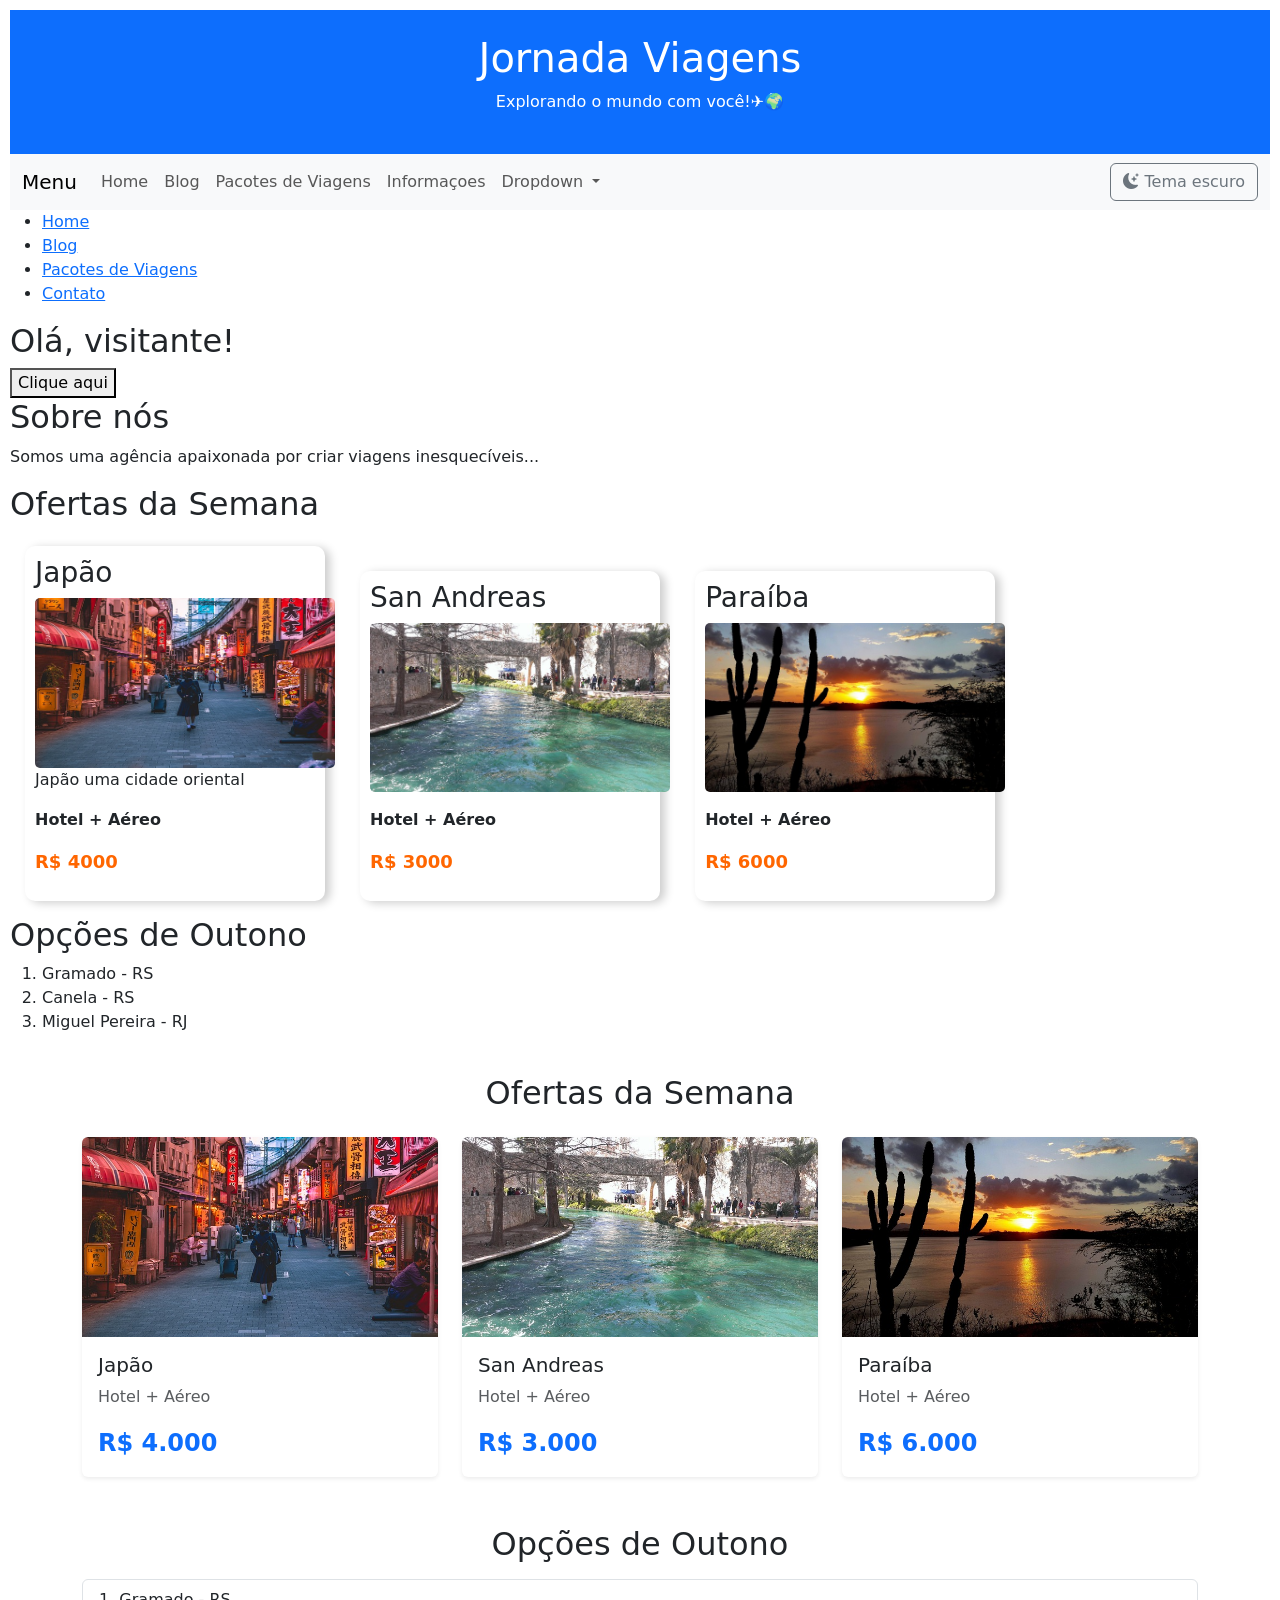
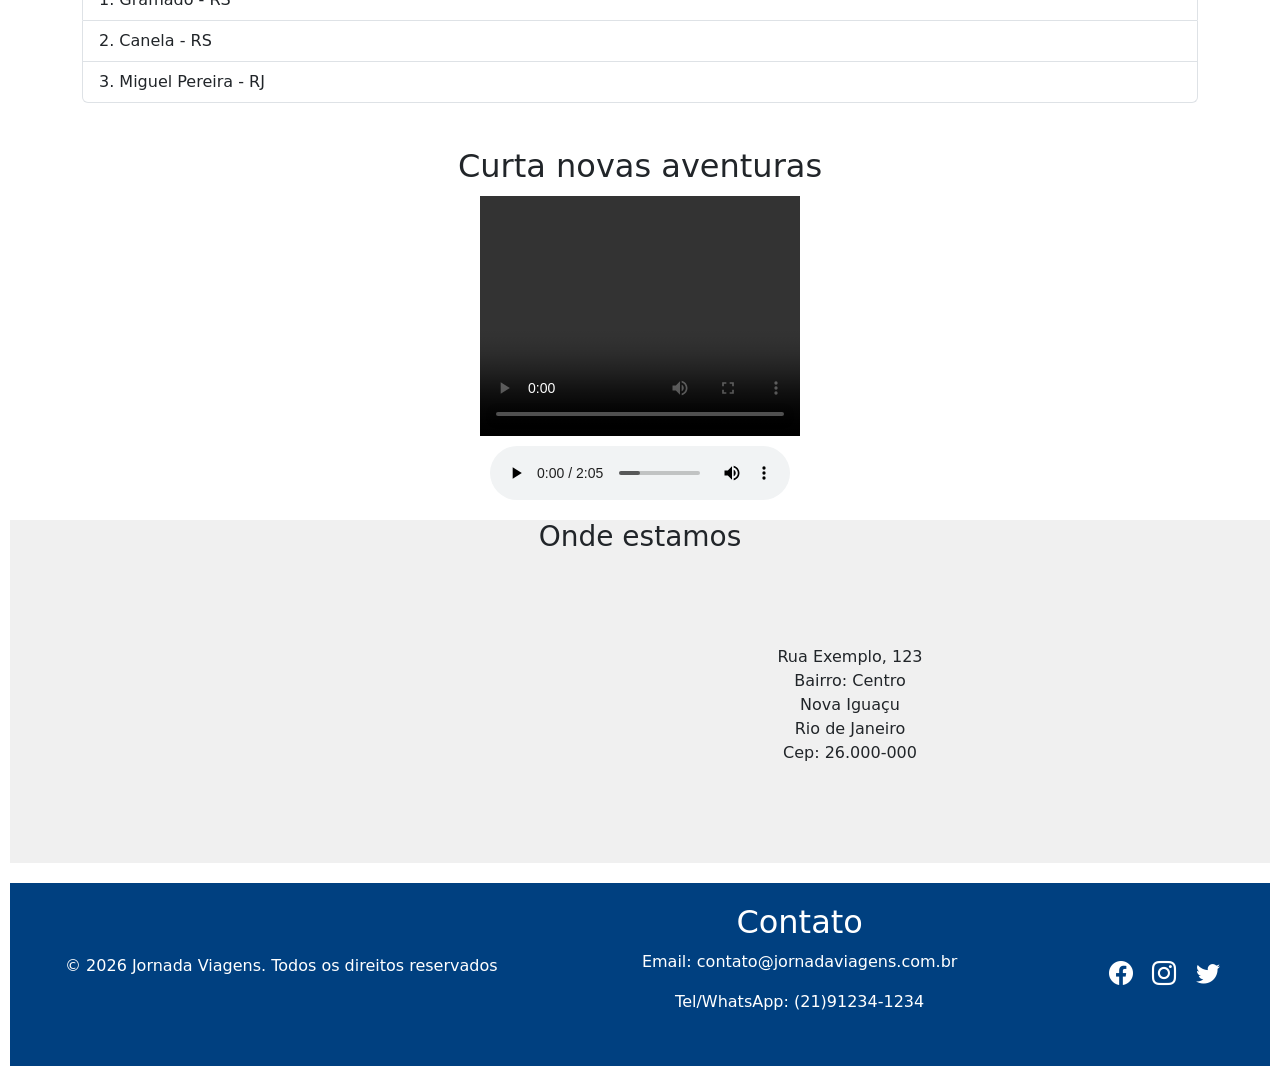
<file: index.html>
<!DOCTYPE html>
<html lang="pt-BR">

<head>
    <meta charset="UTF-8">
    <meta name="viewport" content="width=device-width, initial-scale=1.0">
    <title>Jornada Viagens</title>
    <!-- Configuração do css externo -->
    <link rel="stylesheet" href="css/style.css">
    <link href="https://cdn.jsdelivr.net/npm/bootstrap@5.3.8/dist/css/bootstrap.min.css" rel="stylesheet"
        integrity="sha384-sRIl4kxILFvY47J16cr9ZwB07vP4J8+LH7qKQnuqkuIAvNWLzeN8tE5YBujZqJLB" crossorigin="anonymous">
    <link rel="stylesheet" href="https://cdn.jsdelivr.net/npm/bootstrap-icons@1.13.2/font/bootstrap-icons.min.css">
</head>

<body class="d-flex flex-column min-vh-100">
    <header class="container-fluid bg-primary text-white text-center p-4">
        <h1>Jornada Viagens</h1>
        <p>Explorando o mundo com você!✈️🌍</p>
    </header>

    <nav class="navbar navbar-expand-lg bg-body-tertiary">
        <div class="container-fluid">
            <a class="navbar-brand" href="#">Menu</a>
            <button class="navbar-toggler" type="button" data-bs-toggle="collapse" data-bs-target="#navbarNav"
                aria-controls="navbarNav" aria-expanded="false" aria-label="Toggle navigation">
                <span class="navbar-toggler-icon"></span>
            </button>
            <div class="collapse navbar-collapse" id="navbarNav">
                <ul class="navbar-nav">
                    <li class="nav-item">
                        <a class="nav-link" href="index.html">Home</a>
                    </li>
                    <li class="nav-item">
                        <a class="nav-link" href="blog.html">Blog</a>
                    </li>
                    <li class="nav-item">
                        <a class="nav-link" href="pacotes.html">Pacotes de Viagens</a>
                    </li>
                    <li class="nav-item">
                        <a class="nav-link" href="#contato">Informaçoes</a>
                    </li>

                    <li class="nav-item dropdown">
                        <a class="nav-link dropdown-toggle" href="#" role="button" data-bs-toggle="dropdown"
                            aria-expanded="false">
                            Dropdown
                        </a>
                        <ul class="dropdown-menu">
                            <li><a class="dropdown-item" href="contato.html">contato</a></li>
                            <li><a class="dropdown-item" href="exemplo_form.html">Exemplo</a></li>
                            <li><a class="dropdown-item" href="form_endereco.html">Endereço</a></li>
                            <li><a class="dropdown-item" href="orcamento.html">orgamento</a></li>
                        </ul>
                    </li>
                </ul>
                <button type="button" id="btn-tema" class="btn btn-outline-secondary ms-auto">
                    <i class="bi bi-moon-stars-fill"></i> Tema escuro
                </button>
            </div>
        </div>
    </nav>
    <nav>
        <ul>
            <li><a href="#">Home</a></li>
            <li><a href="#">Blog</a></li>
            <li><a href="#">Pacotes de Viagens</a></li>
            <li><a href="#contato">Contato</a></li>
        </ul>
        <h2 id="titulo">Olá, visitante!</h2>
        <button id="botao">Clique aqui</button>
    </nav>
    <main> <!-- area principal da página -->
        <section id="sobre">
            <h2>Sobre nós</h2>
            <p>
                Somos uma agência apaixonada por criar viagens inesquecíveis...
            </p>
        </section>
        <section id="pacotes">
            <h2>Ofertas da Semana</h2>
            <article id="japao" class="pacote">
                <h3>Japão</h3>
                <figure>
                    <img src="img/japao.jpg" alt="pacote de viagem para o Japão" width="300" height="170">
                    <figcaption>Japão uma cidade oriental</figcaption>
                </figure>
                <p><strong>Hotel + Aéreo</strong></p>
                <p class="preco"> R$ 4000 </p>
            </article>
            <article id="sanandreas" class="pacote">
                <h3>San Andreas</h3>
                <figure>
                    <img src="img/sanandreas.jpg" alt="pacote de viagem para o San Andreas" width="300">
                </figure>
                <p><strong>Hotel + Aéreo</strong></p>
                <p class="preco">R$ 3000</p>
            </article>
            <article id="paraiba" class="pacote">
                <h3 class="texto">Paraíba</h3>
                <figure>
                    <img src="img/paraiba.jpg" alt="pacote de viagem para o Paraíba" width="300">
                </figure>
                <p><strong>Hotel + Aéreo</strong></p>
                <p class="preco">R$ 6000</p>
            </article>

            <h2>Opções de Outono</h2>

            <ol>
                <li>Gramado - RS</li>
                <li>Canela - RS</li>
                <li>Miguel Pereira - RJ</li>
            </ol>
        </section>

        <section id="pacotes" class="container py-4">

            <h2 class="text-center mb-4">Ofertas da Semana</h2>

            <div class="row row-cols-1 row-cols-md-2 row-cols-lg-3 g-4">

                <!-- Card Japão -->
                <div class="col">
                    <article class="card h-100 shadow-sm border-0">

                        <div class="ratio ratio-16x9">
                            <img src="img/japao.jpg" alt="Paisagem do Japão"
                                class="w-100 h-100 object-fit-cover rounded-top">
                        </div>

                        <div class="card-body d-flex flex-column">
                            <h3 class="card-title h5">Japão</h3>

                            <p class="card-text text-body-secondary">
                                Hotel + Aéreo
                            </p>

                            <p class="fs-4 fw-bold text-primary mt-auto mb-0">
                                R$ 4.000
                            </p>
                        </div>

                    </article>
                </div>

                <!-- Card San Andreas -->
                <div class="col">
                    <article class="card h-100 shadow-sm border-0">

                        <div class="ratio ratio-16x9">
                            <img src="img/sanandreas.jpg" alt="Paisagem de San Andreas"
                                class="w-100 h-100 object-fit-cover rounded-top">
                        </div>

                        <div class="card-body d-flex flex-column">
                            <h3 class="card-title h5">San Andreas</h3>

                            <p class="card-text text-body-secondary">
                                Hotel + Aéreo
                            </p>

                            <p class="fs-4 fw-bold text-primary mt-auto mb-0">
                                R$ 3.000
                            </p>
                        </div>

                    </article>
                </div>

                <!-- Card Paraíba -->
                <div class="col">
                    <article class="card h-100 shadow-sm border-0">

                        <div class="ratio ratio-16x9">
                            <img src="img/paraiba.jpg" alt="Paisagem da Paraíba"
                                class="w-100 h-100 object-fit-cover rounded-top">
                        </div>

                        <div class="card-body d-flex flex-column">
                            <h3 class="card-title h5">Paraíba</h3>

                            <p class="card-text text-body-secondary">
                                Hotel + Aéreo
                            </p>

                            <p class="fs-4 fw-bold text-primary mt-auto mb-0">
                                R$ 6.000
                            </p>
                        </div>

                    </article>
                </div>

            </div>

            <!-- Opções de outono -->
            <div class="mt-5">
                <h2 class="text-center mb-3">Opções de Outono</h2>

                <ol class="list-group list-group-numbered">
                    <li class="list-group-item">Gramado - RS</li>
                    <li class="list-group-item">Canela - RS</li>
                    <li class="list-group-item">Miguel Pereira - RJ</li>
                </ol>
            </div>

        </section>

        <section id="midia">
            <h2>Curta novas aventuras</h2>
            <video controls width="320" height="240" loop>
                <source src="videos/estrada.mp4" type="video/mp4">
                Seu navegador não suporta vídeos
            </video>
            <audio controls loop>
                <source src="audios/rock.mp3" type="audio/mp3">
                Seu navegador não suporta audios
            </audio>
        </section>

    </main>
    <aside class="mapa">
        <h3>Onde estamos</h3>
        <div class="mapa-conteudo">
            <iframe
                src="https://www.google.com/maps/embed?pb=!1m18!1m12!1m3!1d3679.2633222822883!2d-43.453248223893276!3d-22.755607079361752!2m3!1f0!2f0!3f0!3m2!1i1024!2i768!4f13.1!3m3!1m2!1s0x9967a99225f96f%3A0xec20bfc8ff090b46!2sSenac%20Nova%20Igua%C3%A7u!5e0!3m2!1spt-BR!2sbr!4v1792083964909!5m2!1spt-BR!2sbr"
                width="400" height="250" style="border:0;" allowfullscreen="" loading="lazy"
                referrerpolicy="strict-origin-when-cross-origin"></iframe>
            <address>
                Rua Exemplo, 123<br>
                Bairro: Centro<br>
                Nova Iguaçu<br>
                Rio de Janeiro<br>
                Cep: 26.000-000
            </address>
        </div>
    </aside>
    <footer> <!-- rodapé da página -->
        <div class="footer-container">
            <div class="footer-copy">
                <p>&copy; 2026 Jornada Viagens. Todos os direitos reservados</p>
            </div>
            <!-- criar uma ancora de link -->
            <a name="contato"></a>
            <address class="footer-contato">
                <h2>Contato</h2>
                <p>Email: contato@jornadaviagens.com.br
                <p>Tel/WhatsApp: (21)91234-1234
            </address>
            <nav class="footer-redes" aria-label="Redes Sociais">
                <a href="https://pt-br.facebook.com/" target="_blank" aria-label="facebook">
                    <i class="bi bi-facebook"></i>
                    <a href="https://www.instagram.com/" target="_blank" aria-label="instagram">
                        <i class="bi bi-instagram"></i>
                        <a href="https://x.com/" target="_blank" aria-label="x">
                            <i class="bi bi-twitter"></i>
            </nav>
        </div>
    </footer>
    <script src="https://cdn.jsdelivr.net/npm/bootstrap@5.3.8/dist/js/bootstrap.bundle.min.js"
        integrity="sha384-FKyoEForCGlyvwx9Hj09JcYn3nv7wiPVlz7YYwJrWVcXK/BmnVDxM+D2scQbITxI"
        crossorigin="anonymous"></script>
    <script src="js/tema.js"></script>
</body>

</html>
</file>
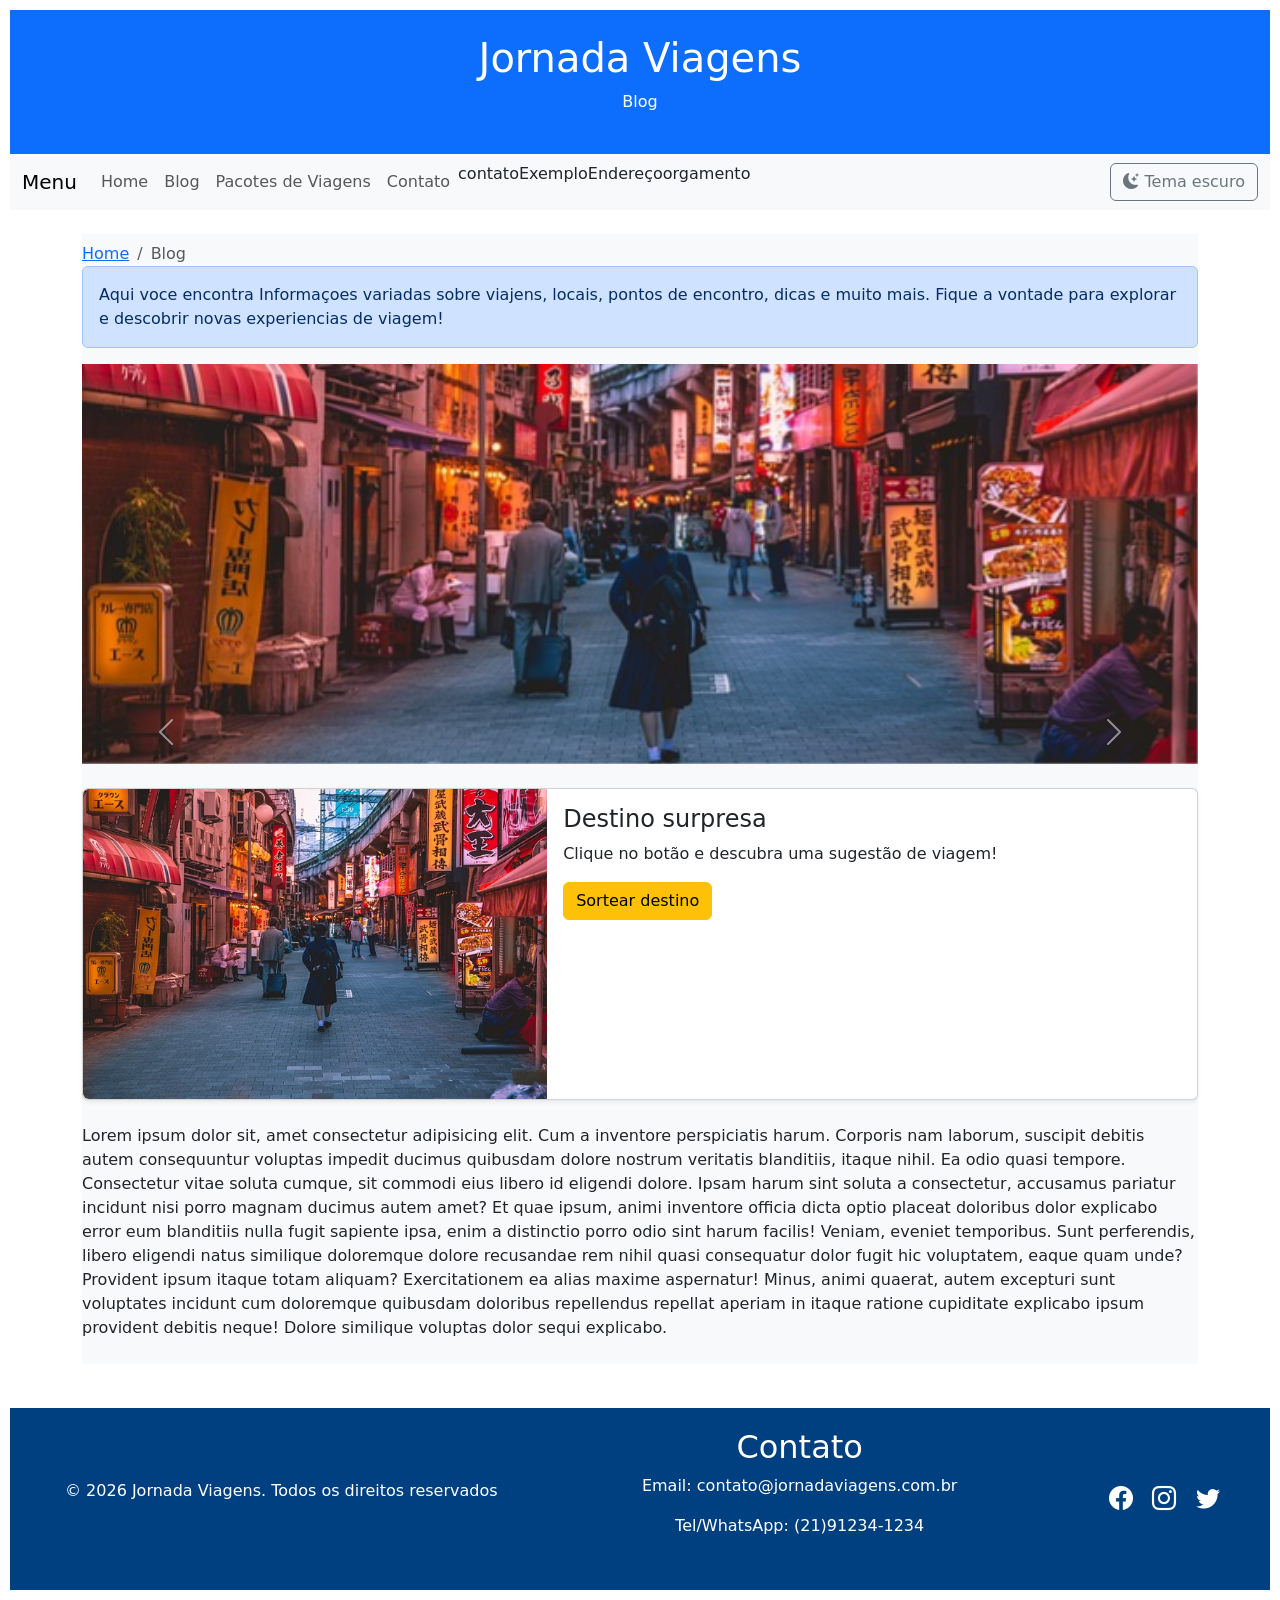
<file: blog.html>
<!DOCTYPE html>
<html lang="pt-BR">

<head>
    <meta charset="UTF-8">
    <meta name="viewport" content="width=device-width, initial-scale=1.0">
    <title>Blog</title>
    <link rel="stylesheet" href="css/style.css">
    <link href="https://cdn.jsdelivr.net/npm/bootstrap@5.3.8/dist/css/bootstrap.min.css" rel="stylesheet"
        integrity="sha384-sRIl4kxILFvY47J16cr9ZwB07vP4J8+LH7qKQnuqkuIAvNWLzeN8tE5YBujZqJLB" crossorigin="anonymous">
    <link rel="stylesheet" href="https://cdn.jsdelivr.net/npm/bootstrap-icons@1.13.2/font/bootstrap-icons.min.css">
</head>

<body class="d-flex flex-column min-vh-100">
    <header class="container-fluid bg-primary text-white text-center p-4">
        <h1>Jornada Viagens</h1>
        <p>Blog</p>
    </header>
    <nav class="navbar navbar-expand-lg bg-body-tertiary">
        <div class="container-fluid">
            <a class="navbar-brand" href="#">Menu</a>
            <button class="navbar-toggler" type="button" data-bs-toggle="collapse" data-bs-target="#navbarNav"
                aria-controls="navbarNav" aria-expanded="false" aria-label="Toggle navigation">
                <span class="navbar-toggler-icon">
            </button>
            <div class="collapse navbar-collapse" id="navbarNav">
                <ul class="navbar-nav">
                    <li class="nav-item">
                        <a class="nav-link" href="index.html">Home</a>
                    </li>
                    <li class="nav-item">
                        <a class="nav-link" href="blog.html">Blog</a>
                    </li>
                    <li class="nav-item">
                        <a class="nav-link" href="pacotes.html">Pacotes de Viagens</a>
                    </li>
                    <li class="nav-item">
                        <a class="nav-link" href="index.html#contato">Contato</a>
                    </li>
                    <li><a class="dropdown-item" href="contato.html">contato</a></li>
                    <li><a class="dropdown-item" href="exemplo_form.html">Exemplo</a></li>
                    <li><a class="dropdown-item" href="form_endereco.html">Endereço</a></li>
                    <li><a class="dropdown-item" href="orcamento.html">orgamento</a></li>
                </ul>
                <button type="button" id="btn-tema" class="btn btn-outline-secondary ms-auto">
                    <i class="bi bi-moon-stars-fill"></i> Tema escuro
                </button>
            </div>
        </div>
    </nav>
    <main class="flex-fill container my-4">
        <nav aria -label="breadcrumb" class="bg-light py-2">
            <ol class="breadcrumb container mb-0">
                <li class="breadcrumb-item"><a href="index.html">Home</a></li>
                <li class="breadcrumb-item active" aria-current="page">Blog</li>
            </ol>
            <section id="alert">
                <article class="alert alert-primary" role="alert">
                    Aqui voce encontra Informaçoes variadas sobre viajens, locais, pontos de
                    encontro, dicas e muito mais. Fique a vontade para explorar e descobrir
                    novas experiencias de viagem!
                </article>
            </section>
            <section id="carouselExampleInterval" class="carousel slide" data-bs-ride="carousel">
                <div class="carousel-inner">
                    <div class="carousel-item active" data-bs-interval="10000">
                        <img src="img/japao.jpg" class="d-block w-100 object-fit-cover" style="height: 400px;"
                            alt="uma comércio de rua no Japão com lanternas vermelhas penduradas e pessoas caminhando.">
                    </div>
                    <div class="carousel-item" data-bs-interval="2000">
                        <img src="img/paraiba.jpg" class="d-block w-100 object-fit-cover" style="height: 400px;"
                            alt="uma praia com coqueiros e um mar azul cristalino, com algumas pessoas caminhando na areia.">
                    </div>
                    <div class="carousel-item">
                        <img src="img/sanandreas.jpg" class="d-block w-100 object-fit-cover" style="height: 400px;"
                            alt="um rio com águas cristalinas cercado por montanhas e vegetação exuberante, com algumas pessoas nadando e praticando esportes aquáticos.">
                    </div>
                </div>
                <section id="destino-surpresa" class="card my-4 shadow-sm">
                    <div class="row g-0">
                        <div class="col-md-5">
                            <img id="foto-surpresa" src="img/japao.jpg"
                                class="img-fluid h-100 object-fit-cover rounded-start"
                                alt="Rua comercial no Japão com lanternas vermelhas.">
                        </div>

                        <div class="col-md-7">
                            <div class="card-body">
                                <h2 class="card-title h4">Destino surpresa</h2>
                                <p id="texto-surpresa" class="card-text">
                                    Clique no botão e descubra uma sugestão de viagem!
                                </p>
                                <button type="button" id="btn-surpresa" class="btn btn-warning">
                                    Sortear destino
                                </button>
                            </div>
                        </div>
                    </div>
                </section>
                <button class="carousel-control-prev" type="button" data-bs-target="#carouselExampleInterval"
                    data-bs-slide="prev">
                    <span class="carousel-control-prev-icon" aria-hidden="true">
                        <span class="visually-hidden">Previous
                </button>
                <button class="carousel-control-next" type="button" data-bs-target="#carouselExampleInterval"
                    data-bs-slide="next">
                    <span class="carousel-control-next-icon" aria-hidden="true">
                        <span class="visually-hidden">Next
                </button>
            </section>

            <p>
                Lorem ipsum dolor sit, amet consectetur adipisicing elit. Cum a inventore
                perspiciatis harum. Corporis nam laborum, suscipit debitis autem consequuntur voluptas impedit ducimus
                quibusdam
                dolore nostrum veritatis blanditiis, itaque nihil.
                Ea odio quasi tempore. Consectetur vitae soluta cumque, sit commodi eius libero id eligendi dolore.
                Ipsam harum
                sint soluta a consectetur, accusamus pariatur incidunt nisi porro magnam ducimus autem amet?
                Et quae ipsum, animi inventore officia dicta optio placeat doloribus dolor explicabo error eum
                blanditiis nulla
                fugit sapiente ipsa, enim a distinctio porro odio sint harum facilis! Veniam, eveniet temporibus.
                Sunt perferendis, libero eligendi natus similique doloremque dolore recusandae rem nihil quasi
                consequatur dolor
                fugit hic voluptatem, eaque quam unde? Provident ipsum itaque totam aliquam? Exercitationem ea alias
                maxime
                aspernatur!
                Minus, animi quaerat, autem excepturi sunt voluptates incidunt cum doloremque quibusdam doloribus
                repellendus
                repellat aperiam in itaque ratione cupiditate explicabo ipsum provident debitis neque! Dolore similique
                voluptas
                dolor sequi explicabo.
            </p>
    </main>

    <footer>
        <div class="footer-container">
            <div class="footer-copy">
                <p>&copy; 2026 Jornada Viagens. Todos os direitos reservados</p>
            </div>
            <address id="contato" class="footer-contato">
                <h2>Contato</h2>
                <p>Email: contato@jornadaviagens.com.br</p>
                <p>Tel/WhatsApp: (21)91234-1234</p>
            </address>
            <nav class="footer-redes" aria-label="Redes Sociais">
                <a href="https://pt-br.facebook.com/" target="_blank" aria-label="facebook">
                    <i class="bi bi-facebook"></i>
                    <a href="https://www.instagram.com/" target="_blank" aria-label="instagram">
                        <i class="bi bi-instagram"></i>
                        <a href="https://x.com/" target="_blank" aria-label="x"> <i class="bi bi-twitter"></i>
        </div>
    </footer>
    <script src="https://cdn.jsdelivr.net/npm/bootstrap@5.3.8/dist/js/bootstrap.bundle.min.js"
        integrity="sha384-FKyoEForCGlyvwx9Hj09JcYn3nv7wiPVlz7YYwJrWVcXK/BmnVDxM+D2scQbITxI"
        crossorigin="anonymous"></script>
    <script src="js/blog.js"></script>
    <script src="js/tema.js"></script>
</body>

</html>
</file>
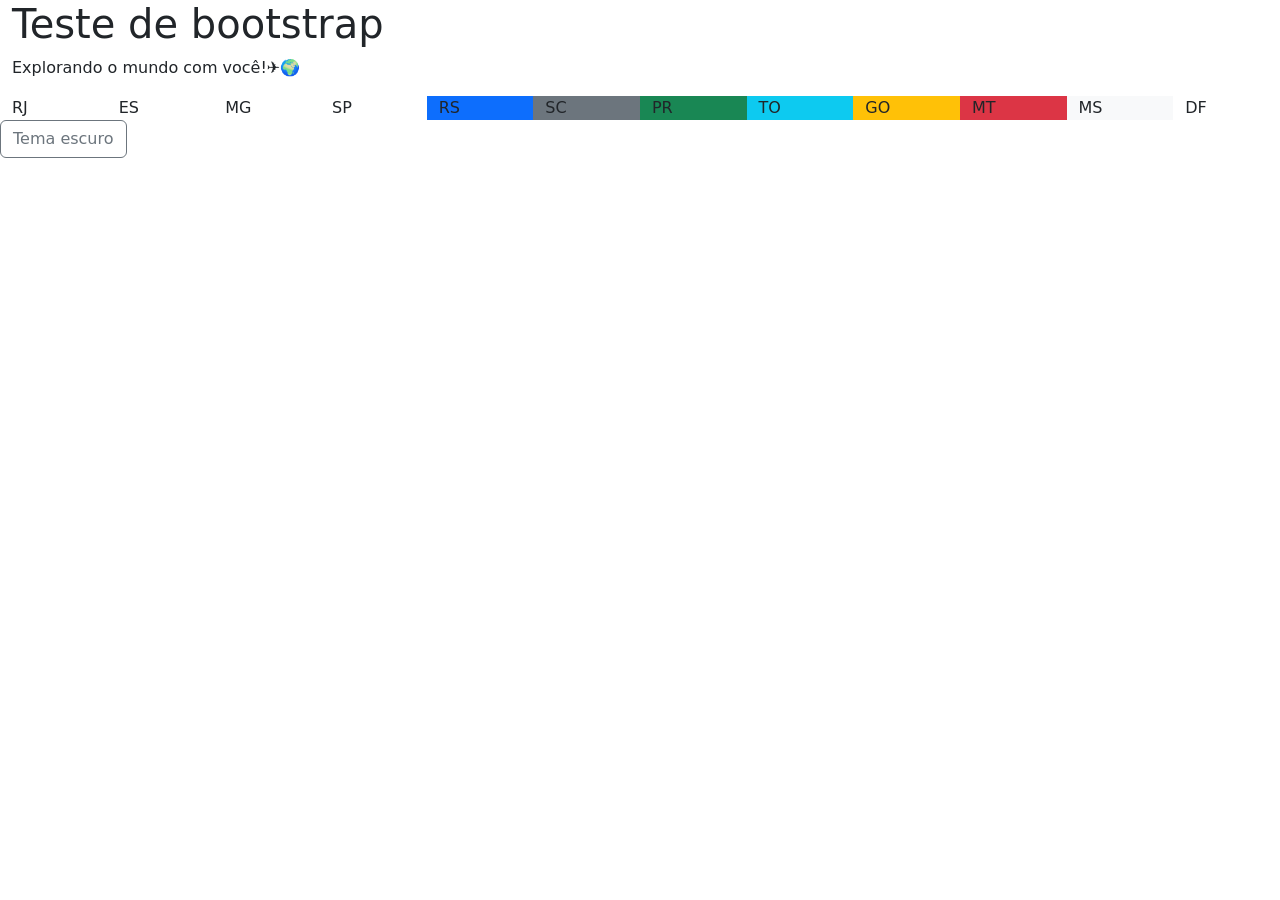
<file: container.html>
<!DOCTYPE html>
<html lang="pt-BR">

<head>
    <meta charset="UTF-8">
    <meta name="viewport" content="width=device-width, initial-scale=1.0">
    <title>Teste de bootstrap</title>
    <link href="https://cdn.jsdelivr.net/npm/bootstrap@5.3.8/dist/css/bootstrap.min.css" rel="stylesheet"
        integrity="sha384-sRIl4kxILFvY47J16cr9ZwB07vP4J8+LH7qKQnuqkuIAvNWLzeN8tE5YBujZqJLB" crossorigin="anonymous">

</head>

<body>
    <header class="container-fluid bg-4">
        <h1>Teste de bootstrap</h1>
        <p>Explorando o mundo com você!✈️🌍</p>
    </header>
    <main class="container-fluid"> <!-- area principal da página -->
        <section class="row">
            <div class="col-12 col-md-2 col-lg-1 bg-1">RJ</div>
            <div class="col-12 col-md-2 col-lg-1 bg-2">ES</div>
            <div class="col-12 col-md-2 col-lg-1 bg-3">MG</div>
            <div class="col-12 col-md-2 col-lg-1 bg-4">SP</div>
            <div class="col-12 col-md-2 col-lg-1 bg-primary">RS</div>
            <div class="col-12 col-md-2 col-lg-1 bg-secondary">SC</div>
            <div class="col-12 col-md-2 col-lg-1 bg-success">PR</div>
            <div class="col-12 col-md-2 col-lg-1 bg-info">TO</div>
            <div class="col-12 col-md-2 col-lg-1 bg-warning">GO</div>
            <div class="col-12 col-md-2 col-lg-1 bg-danger">MT</div>
            <div class="col-12 col-md-2 col-lg-1 bg-light">MS</div>
            <div class="col-12 col-md-2 col-lg-1 bg-tertiary">DF</div>
        </section>
    </main>
    <button type="button" id="btn-tema" class="btn btn-outline-secondary ms-auto">
        <i class="bi bi-moon-stars-fill"></i> Tema escuro
    </button>
    <script src="https://cdn.jsdelivr.net/npm/bootstrap@5.3.8/dist/js/bootstrap.bundle.min.js"
        integrity="sha384-FKyoEForCGlyvwx9Hj09JcYn3nv7wiPVlz7YYwJrWVcXK/BmnVDxM+D2scQbITxI"
        crossorigin="anonymous"></script>
    <script src="js/tema.js"></script>

</html >
</file>
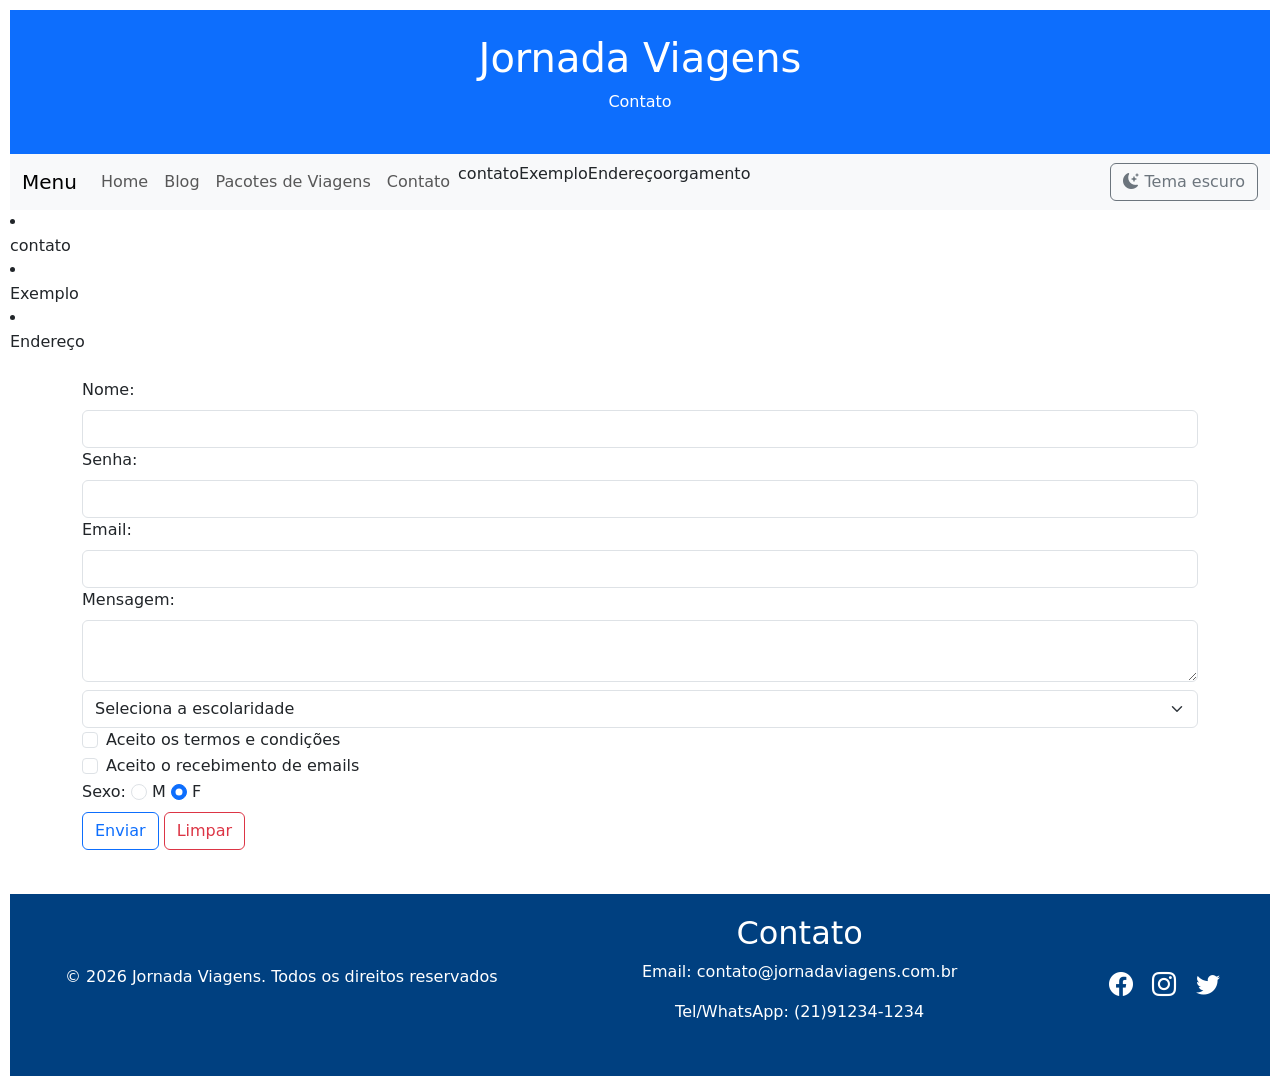
<file: contato.html>
<!DOCTYPE html>
<html lang="pt-BR">

<head>
    <meta charset="UTF-8">
    <meta name="viewport" content="width=device-width, initial-scale=1.0">
    <title>Contato</title>
    <link rel="stylesheet" href="css/style.css">
    <link href="https://cdn.jsdelivr.net/npm/bootstrap@5.3.8/dist/css/bootstrap.min.css" rel="stylesheet"
        integrity="sha384-sRIl4kxILFvY47J16cr9ZwB07vP4J8+LH7qKQnuqkuIAvNWLzeN8tE5YBujZqJLB" crossorigin="anonymous">
    <link rel="stylesheet" href="https://cdn.jsdelivr.net/npm/bootstrap-icons@1.13.2/font/bootstrap-icons.min.css">
</head>

<body class="d-flex flex-column min-vh-100">
    <header class="container-fluid bg-primary text-white text-center p-4">
        <h1>Jornada Viagens</h1>
        <p>Contato</p>
    </header>
    <nav class="navbar navbar-expand-lg bg-body-tertiary">
        <div class="container-fluid">
            <a class="navbar-brand" href="#">Menu</a>
            <button class="navbar-toggler" type="button" data-bs-toggle="collapse" data-bs-target="#navbarNav"
                aria-controls="navbarNav" aria-expanded="false" aria-label="Toggle navigation">
                <span class="navbar-toggler-icon"></span>
            </button>
            <div class="collapse navbar-collapse" id="navbarNav">
                <ul class="navbar-nav">
                    <li class="nav-item">
                        <a class="nav-link" href="index.html">Home</a>
                    </li>
                    <li class="nav-item">
                        <a class="nav-link" href="blog.html">Blog</a>
                    </li>
                    <li class="nav-item">
                        <a class="nav-link" href="pacotes.html">Pacotes de Viagens</a>
                    </li>
                    <li class="nav-item">
                        <a class="nav-link" href="index.html#contato">Contato</a>
                    </li>
                    <li><a class="dropdown-item" href="contato.html">contato</a></li>
                    <li><a class="dropdown-item" href="exemplo_form.html">Exemplo</a></li>
                    <li><a class="dropdown-item" href="form_endereco.html">Endereço</a></li>
                    <li><a class="dropdown-item" href="orcamento.html">orgamento</a></li>
                </ul>
                <button type="button" id="btn-tema" class="btn btn-outline-secondary ms-auto">
                    <i class="bi bi-moon-stars-fill"></i> Tema escuro
                </button>
            </div>
        </div>
    </nav>
    <li><a class="dropdown-item" href="contato.html">contato</a></li>
    <li><a class="dropdown-item" href="exemplo_form.html">Exemplo</a></li>
    <li><a class="dropdown-item" href="form_endereco.html">Endereço</a></li>
    <main class="flex-fill container my-4">
        <form method="post">
            <label for="nome" class="form-label">Nome:</label>
            <input type="text" class="form-control" id="nome" name="nome" required>
            <label for="senha" class="form-label">Senha:</label>
            <input type="password" class="form-control" id="senha" name="senha">
            <label for="email" class="form-label">Email:</label>
            <input type="email" class="form-control" id="email" name="email" required>
            <label for="mensagem" class="form-label">Mensagem:</label>
            <textarea class="form-control" id="mensagem" name="mensagem"></textarea>
            <select class="form-select mt-2" aria-label="Seleção da escolaridade" name="escolaridade" id="escolaridade">
                <option selected>Seleciona a escolaridade</option>
                <option value="1">Ensino Média</option>
                <option value="2">Ensino Superior</option>
                <option value="3">Pós Graduação</option>
                <option value="4">Mestrado ou Doutorado</option>
            </select>
            <div class="form-check">
                <input class="form-check-input" type="checkbox" value="sim" id="termos" name="termos">
                <label class="form-check-label" for="termos">
                    Aceito os termos e condições
                </label>
            </div>
            <div class="form-check">
                <input class="form-check-input" type="checkbox" value="sim" id="recEmail" name="recEmail">
                <label class="form-check-label" for="recEmail">
                    Aceito o recebimento de emails
                </label>
            </div>

            <label class="form-label" for="sexo">Sexo:</label>
            <input class="form-check-input" type="radio" name="sexo" id="sexo" value="m">
            <label class="form-check-label" for="sexo"> M </label>
            <input class="form-check-input" type="radio" name="sexo" id="sexo" value="f" checked>
            <label class="form-check-label" for="sexo"> F </label>

            <br>
            <input type="submit" value="Enviar" class="btn btn-outline-primary">
            <input type="reset" value="Limpar" class="btn btn-outline-danger">
        </form>
    </main>

    <footer> <!-- rodapé da página -->
        <div class="footer-container">
            <div class="footer-copy">
                <p>&copy; 2026 Jornada Viagens. Todos os direitos reservados</p>
            </div>
            <!-- criar uma ancora de link -->
            <a name="contato"></a>
            <address class="footer-contato">
                <h2>Contato</h2>
                <p>Email: contato@jornadaviagens.com.br
                <p>Tel/WhatsApp: (21)91234-1234
            </address>
            <nav class="footer-redes" aria-label="Redes Sociais">
                <a href="https://pt-br.facebook.com/" target="_blank" aria-label="facebook">
                    <i class="bi bi-facebook"></i>
                    <a href="https://www.instagram.com/" target="_blank" aria-label="instagram">
                        <i class="bi bi-instagram"></i>
                        <a href="https://x.com/" target="_blank" aria-label="x"><i class="bi bi-twitter"></i>
            </nav>
        </div>
    </footer>
    <script src="https://cdn.jsdelivr.net/npm/bootstrap@5.3.8/dist/js/bootstrap.bundle.min.js"
        integrity="sha384-FKyoEForCGlyvwx9Hj09JcYn3nv7wiPVlz7YYwJrWVcXK/BmnVDxM+D2scQbITxI"
        crossorigin="anonymous"></script>
        <script src="js/tema.js"></script>
</body>

</html>















<!-- <input type="button">
<input type="checkbox">
<input type="color">
<input type="date">
<input type="datetime-local">
<input type="email">
<input type="file">
<input type="hidden">
<input type="image">
<input type="month">
<input type="number">
<input type="password">
<input type="radio">
<input type="range">
<input type="reset">
<input type="search">
<input type="submit">
<input type="tel">
<input type="text">
<input type="time">
<input type="url">
<input type="week"> -->
</file>
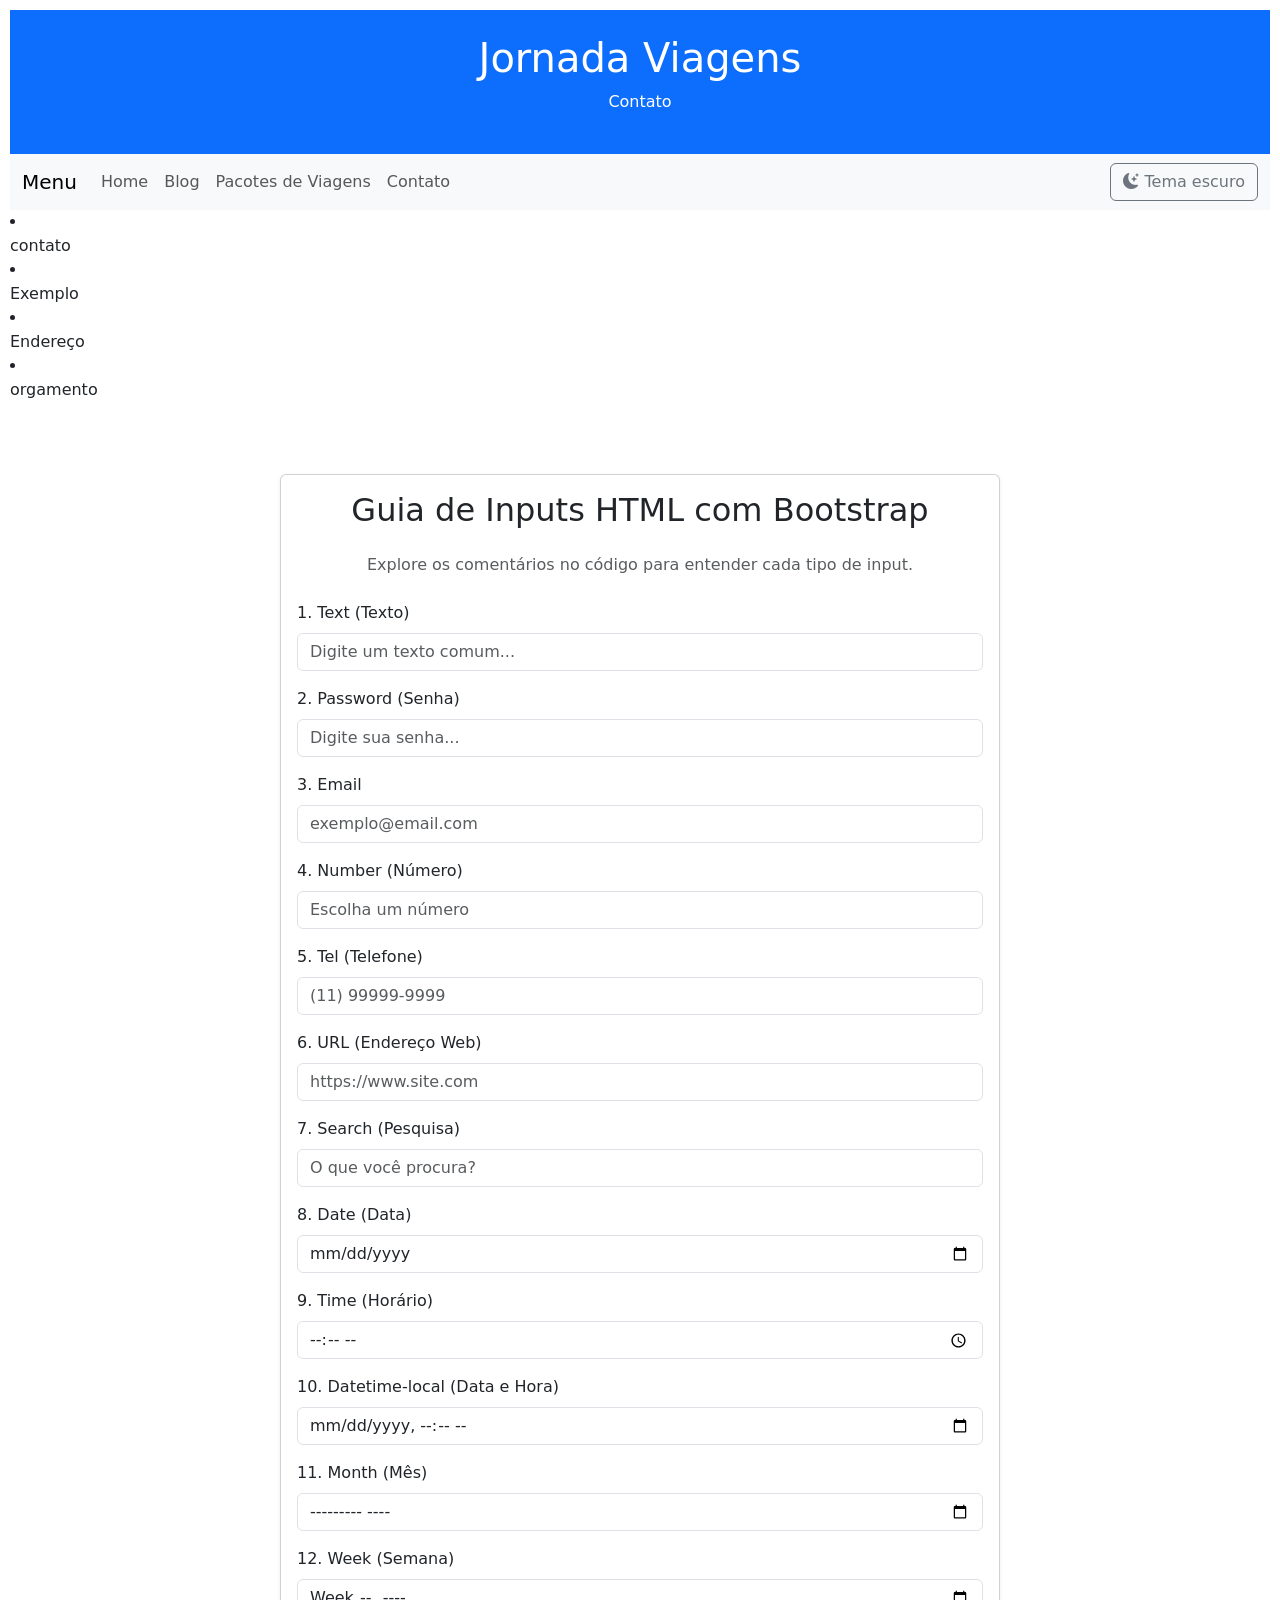
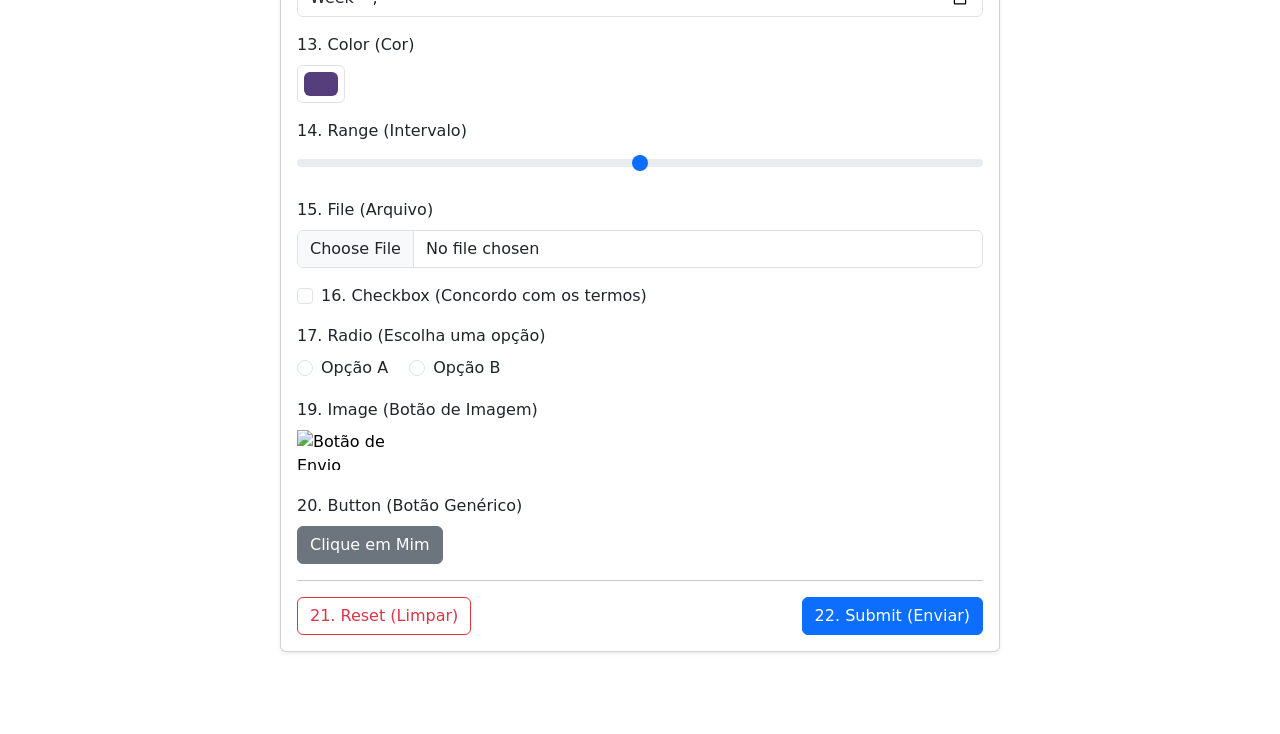
<file: exemplo_form.html>
<!DOCTYPE html>
<html lang="pt-BR">

<head>
    <meta charset="UTF-8">
    <meta name="viewport" content="width=device-width, initial-scale=1.0">
    <title>Contato</title>
    <link rel="stylesheet" href="css/style.css">
    <link href="https://cdn.jsdelivr.net/npm/bootstrap@5.3.8/dist/css/bootstrap.min.css" rel="stylesheet"
        integrity="sha384-sRIl4kxILFvY47J16cr9ZwB07vP4J8+LH7qKQnuqkuIAvNWLzeN8tE5YBujZqJLB" crossorigin="anonymous">
    <link rel="stylesheet" href="https://cdn.jsdelivr.net/npm/bootstrap-icons@1.13.2/font/bootstrap-icons.min.css">
</head>

<body class="d-flex flex-column min-vh-100">
    <header class="container-fluid bg-primary text-white text-center p-4">
        <h1>Jornada Viagens</h1>
        <p>Contato</p>
    </header>
    <nav class="navbar navbar-expand-lg bg-body-tertiary">
        <div class="container-fluid">
            <a class="navbar-brand" href="#">Menu</a>
            <button class="navbar-toggler" type="button" data-bs-toggle="collapse" data-bs-target="#navbarNav"
                aria-controls="navbarNav" aria-expanded="false" aria-label="Toggle navigation">
                <span class="navbar-toggler-icon"></span>
            </button>
            <div class="collapse navbar-collapse" id="navbarNav">
                <ul class="navbar-nav">
                    <li class="nav-item">
                        <a class="nav-link" href="index.html">Home</a>
                    </li>
                    <li class="nav-item">
                        <a class="nav-link" href="blog.html">Blog</a>
                    </li>
                    <li class="nav-item">
                        <a class="nav-link" href="pacotes.html">Pacotes de Viagens</a>
                    </li>
                    <li class="nav-item">
                        <a class="nav-link" href="index.html#contato">Contato</a>
                    </li>
                </ul>
                <button type="button" id="btn-tema" class="btn btn-outline-secondary ms-auto">
                    <i class="bi bi-moon-stars-fill"></i> Tema escuro
                </button>
            </div>
        </div>
    </nav>
    <li><a class="dropdown-item" href="contato.html">contato</a></li>
    <li><a class="dropdown-item" href="exemplo_form.html">Exemplo</a></li>
    <li><a class="dropdown-item" href="form_endereco.html">Endereço</a></li>
    <li><a class="dropdown-item" href="orcamento.html">orgamento</a></li>
    <main class="flex-fill container my-4">

        <div class="container my-5">
            <div class="row justify-content-center">
                <div class="col-md-8">
                    <div class="card shadow-sm">
                        <div class="card-body">
                            <h2 class="card-title text-center mb-4">Guia de Inputs HTML com Bootstrap</h2>
                            <p class="text-muted text-center mb-4">Explore os comentários no código para entender cada
                                tipo de input.</p>

                            <form>

                                <!-- 1. text: Campo de texto padrão de uma única linha -->
                                <div class="mb-3">
                                    <label for="input-text" class="form-label">1. Text (Texto)</label>
                                    <input type="text" class="form-control" id="input-text"
                                        placeholder="Digite um texto comum...">
                                </div>

                                <!-- 2. password: Campo de texto mascarado para senhas -->
                                <div class="mb-3">
                                    <label for="input-password" class="form-label">2. Password (Senha)</label>
                                    <input type="password" class="form-control" id="input-password"
                                        placeholder="Digite sua senha...">
                                </div>

                                <!-- 3. email: Campo otimizado para endereços de e-mail (validação básica) -->
                                <div class="mb-3">
                                    <label for="input-email" class="form-label">3. Email</label>
                                    <input type="email" class="form-control" id="input-email"
                                        placeholder="exemplo@email.com">
                                </div>

                                <!-- 4. number: Campo restrito apenas a números -->
                                <div class="mb-3">
                                    <label for="input-number" class="form-label">4. Number (Número)</label>
                                    <input type="number" class="form-control" id="input-number" min="1" max="100"
                                        placeholder="Escolha um número">
                                </div>

                                <!-- 5. tel: Campo otimizado para números de telefone -->
                                <div class="mb-3">
                                    <label for="input-tel" class="form-label">5. Tel (Telefone)</label>
                                    <input type="tel" class="form-control" id="input-tel" placeholder="(11) 99999-9999">
                                </div>

                                <!-- 6. url: Campo otimizado para endereços de sites/URLs -->
                                <div class="mb-3">
                                    <label for="input-url" class="form-label">6. URL (Endereço Web)</label>
                                    <input type="url" class="form-control" id="input-url"
                                        placeholder="https://www.site.com">
                                </div>

                                <!-- 7. search: Campo estilizado para barras de pesquisa -->
                                <div class="mb-3">
                                    <label for="input-search" class="form-label">7. Search (Pesquisa)</label>
                                    <input type="search" class="form-control" id="input-search"
                                        placeholder="O que você procura?">
                                </div>

                                <!-- 8. date: Seletor de data (Ano, Mês e Dia) -->
                                <div class="mb-3">
                                    <label for="input-date" class="form-label">8. Date (Data)</label>
                                    <input type="date" class="form-control" id="input-date">
                                </div>

                                <!-- 9. time: Seletor de horário (Hora e Minuto) -->
                                <div class="mb-3">
                                    <label for="input-time" class="form-label">9. Time (Horário)</label>
                                    <input type="time" class="form-control" id="input-time">
                                </div>

                                <!-- 10. datetime-local: Seletor de data e horário locais -->
                                <div class="mb-3">
                                    <label for="input-datetime" class="form-label">10. Datetime-local (Data e
                                        Hora)</label>
                                    <input type="datetime-local" class="form-control" id="input-datetime">
                                </div>

                                <!-- 11. month: Seletor específico para Mês e Ano -->
                                <div class="mb-3">
                                    <label for="input-month" class="form-label">11. Month (Mês)</label>
                                    <input type="month" class="form-control" id="input-month">
                                </div>

                                <!-- 12. week: Seletor para Semana e Ano -->
                                <div class="mb-3">
                                    <label for="input-week" class="form-label">12. Week (Semana)</label>
                                    <input type="week" class="form-control" id="input-week">
                                </div>

                                <!-- 13. color: Seletor de cores em formato hexadecimal -->
                                <div class="mb-3">
                                    <label for="input-color" class="form-label">13. Color (Cor)</label>
                                    <input type="color" class="form-control form-control-color" id="input-color"
                                        value="#563d7c">
                                </div>

                                <!-- 14. range: Controle deslizante (slider) para valores numéricos em intervalo -->
                                <div class="mb-3">
                                    <label for="input-range" class="form-label">14. Range (Intervalo)</label>
                                    <input type="range" class="form-range" id="input-range">
                                </div>

                                <!-- 15. file: Campo para upload de arquivos do computador -->
                                <div class="mb-3">
                                    <label for="input-file" class="form-label">15. File (Arquivo)</label>
                                    <input type="file" class="form-control" id="input-file">
                                </div>

                                <!-- 16. checkbox: Caixa de seleção que permite escolher múltiplas opções (ou nenhuma) -->
                                <div class="mb-3 form-check">
                                    <input type="checkbox" class="form-check-input" id="input-checkbox">
                                    <label class="form-check-label" for="input-checkbox">16. Checkbox (Concordo com os
                                        termos)</label>
                                </div>

                                <!-- 17. radio: Botão de opção para escolher apenas uma alternativa dentro de um grupo -->
                                <div class="mb-3">
                                    <label class="form-label d-block">17. Radio (Escolha uma opção)</label>
                                    <div class="form-check form-check-inline">
                                        <input class="form-check-input" type="radio" name="opcaoRadio" id="radio1"
                                            value="opcao1">
                                        <label class="form-check-label" for="radio1">Opção A</label>
                                    </div>
                                    <div class="form-check form-check-inline">
                                        <input class="form-check-input" type="radio" name="opcaoRadio" id="radio2"
                                            value="opcao2">
                                        <label class="form-check-label" for="radio2">Opção B</label>
                                    </div>
                                </div>

                                <!-- 18. hidden: Campo invisível para o usuário, usado para enviar dados ocultos para o servidor -->
                                <input type="hidden" id="input-hidden" name="usuario_id" value="12345">
                                <!-- Nota: O input hidden não aparece na tela, mas seus dados são enviados junto com o formulário. -->

                                <!-- 19. image: Botão de envio de formulário representado por uma imagem gráfica -->
                                <div class="mb-3">
                                    <label class="form-label d-block">19. Image (Botão de Imagem)</label>
                                    <input type="image" src="https://via.placeholder.com/120x40?text=Enviar+Img"
                                        alt="Botão de Envio" width="120" height="40">
                                </div>

                                <!-- 20. button: Botão genérico interativo (controlado normalmente por JavaScript) -->
                                <div class="mb-3">
                                    <label class="form-label d-block">20. Button (Botão Genérico)</label>
                                    <input type="button" class="btn btn-secondary" value="Clique em Mim"
                                        onclick="alert('Botão clicado!')">
                                </div>

                                <hr>

                                <!-- Botões de Ação do Formulário -->
                                <div class="d-flex justify-content-between">
                                    <!-- 21. reset: Botão que limpa/redefine todos os campos do formulário para o padrão -->
                                    <input type="reset" class="btn btn-outline-danger" value="21. Reset (Limpar)">

                                    <!-- 22. submit: Botão que envia os dados do formulário preenchidos -->
                                    <input type="submit" class="btn btn-primary" value="22. Submit (Enviar)">
                                </div>

                            </form>
                        </div>
                    </div>
                </div>
            </div>
        </div>
    </main>
    <!-- Importando o Bootstrap JS (opcional, mas necessário para alguns componentes interativos) -->
    <script src="https://cdn.jsdelivr.net/npm/bootstrap@5.3.0/dist/js/bootstrap.bundle.min.js"></script>
    <script src="js/tema.js"></script>
</body>

</html>
</file>
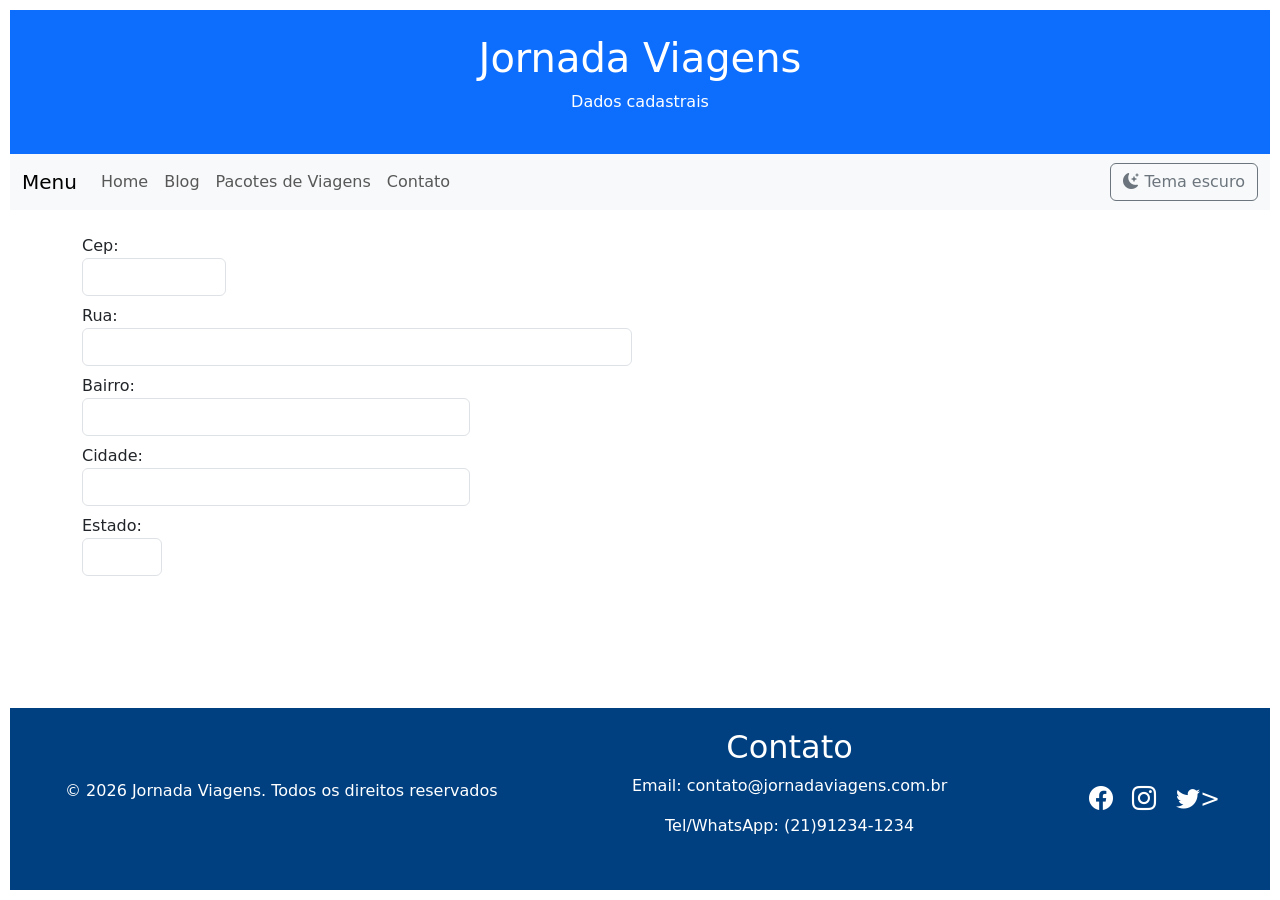
<file: form_endereco.html>
<!DOCTYPE html>
<html lang="pt-BR">

<head>
    <meta charset="UTF-8">
    <meta name="viewport" content="width=device-width, initial-scale=1.0">
    <title>Endereço</title>
    <link rel="stylesheet" href="css/style.css">
    <link href="https://cdn.jsdelivr.net/npm/bootstrap@5.3.8/dist/css/bootstrap.min.css" rel="stylesheet"
        integrity="sha384-sRIl4kxILFvY47J16cr9ZwB07vP4J8+LH7qKQnuqkuIAvNWLzeN8tE5YBujZqJLB" crossorigin="anonymous">
    <link rel="stylesheet" href="https://cdn.jsdelivr.net/npm/bootstrap-icons@1.13.2/font/bootstrap-icons.min.css">

    <!-- Adicionando Javascript -->
    <script>

        function limpa_formulário_cep() {
            //Limpa valores do formulário de cep.
            document.getElementById('rua').value = ("");
            document.getElementById('bairro').value = ("");
            document.getElementById('cidade').value = ("");
            document.getElementById('uf').value = ("");
            document.getElementById('ibge').value = ("");
        }

        function meu_callback(conteudo) {
            if (!("erro" in conteudo)) {
                //Atualiza os campos com os valores.
                document.getElementById('rua').value = (conteudo.logradouro);
                document.getElementById('bairro').value = (conteudo.bairro);
                document.getElementById('cidade').value = (conteudo.localidade);
                document.getElementById('uf').value = (conteudo.uf);
                document.getElementById('ibge').value = (conteudo.ibge);
            } //end if.
            else {
                //CEP não Encontrado.
                limpa_formulário_cep();
                alert("CEP não encontrado.");
            }
        }

        function pesquisacep(valor) {

            //Nova variável "cep" somente com dígitos.
            var cep = valor.replace(/\D/g, '');

            //Verifica se campo cep possui valor informado.
            if (cep != "") {

                //Expressão regular para validar o CEP.
                var validacep = /^[0-9]{8}$/;

                //Valida o formato do CEP.
                if (validacep.test(cep)) {

                    //Preenche os campos com "..." enquanto consulta webservice.
                    document.getElementById('rua').value = "...";
                    document.getElementById('bairro').value = "...";
                    document.getElementById('cidade').value = "...";
                    document.getElementById('uf').value = "...";
                    document.getElementById('ibge').value = "...";

                    //Cria um elemento javascript.
                    var script = document.createElement('script');

                    //Sincroniza com o callback.
                    script.src = 'https://viacep.com.br/ws/' + cep + '/json/?callback=meu_callback';

                    //Insere script no documento e carrega o conteúdo.
                    document.body.appendChild(script);

                } //end if.
                else {
                    //cep é inválido.
                    limpa_formulário_cep();
                    alert("Formato de CEP inválido.");
                }
            } //end if.
            else {
                //cep sem valor, limpa formulário.
                limpa_formulário_cep();
            }
        };

    </script>
</head>

<body class="d-flex flex-column min-vh-100">
    <header class="container-fluid bg-primary text-white text-center p-4">
        <h1>Jornada Viagens</h1>
        <p>Dados cadastrais</p>
    </header>
    <nav class="navbar navbar-expand-lg bg-body-tertiary">
        <div class="container-fluid">
            <a class="navbar-brand" href="#">Menu</a>
            <button class="navbar-toggler" type="button" data-bs-toggle="collapse" data-bs-target="#navbarNav"
                aria-controls="navbarNav" aria-expanded="false" aria-label="Toggle navigation">
                <span class="navbar-toggler-icon"></span>
            </button>
            <div class="collapse navbar-collapse" id="navbarNav">
                <ul class="navbar-nav">
                    <li class="nav-item">
                        <a class="nav-link" href="index.html">Home</a>
                    </li>
                    <li class="nav-item">
                        <a class="nav-link" href="blog.html">Blog</a>
                    </li>
                    <li class="nav-item">
                        <a class="nav-link" href="pacotes.html">Pacotes de Viagens</a>
                    </li>
                    <li class="nav-item">
                        <a class="nav-link" href="index.html#contato">Contato</a>
                    </li>
                </ul>
                <button type="button" id="btn-tema" class="btn btn-outline-secondary ms-auto">
                    <i class="bi bi-moon-stars-fill"></i> Tema escuro
                </button>
            </div>
        </div>
    </nav>
    <main class="flex-fill container my-4">
        <!-- Inicio do formulario -->
        <form method="get" action=".">
            <label class="form-label">Cep:
                <input class="form-control" name="cep" type="text" id="cep" value="" size="10" maxlength="9"
                    onblur="pesquisacep(this.value);" /></label><br />
            <label class="form-label">Rua:
                <input class="form-control" name="rua" type="text" id="rua" size="60" /></label><br />
            <label class="form-label">Bairro:
                <input class="form-control" name="bairro" type="text" id="bairro" size="40" /></label><br />
            <label class="form-label">Cidade:
                <input class="form-control" name="cidade" type="text" id="cidade" size="40" /></label><br />
            <label class="form-label">Estado:
                <input class="form-control" name="uf" type="text" id="uf" size="2" /></label><br />
            <!-- <label class="form-label">IBGE: -->
            <input class="form-control" name="ibge" type="hidden" id="ibge" size="8" /></label><br />
        </form>
    </main>
    <footer> <!-- rodapé da página -->
        <div class="footer-container">
            <div class="footer-copy">
                <p>&copy; 2026 Jornada Viagens. Todos os direitos reservados</p>
            </div>
            <!-- criar uma ancora de link -->
            <a name="contato"></a>
            <address class="footer-contato">
                <h2>Contato</h2>
                <p>Email: contato@jornadaviagens.com.br
                <p>Tel/WhatsApp: (21)91234-1234
            </address>
            <nav class="footer-redes" aria-label="Redes Sociais">
                <a href="https://pt-br.facebook.com/" target="_blank" aria-label="facebook">
                    <i class="bi bi-facebook"></i>
                    <a href="https://www.instagram.com/" target="_blank" aria-label="instagram">
                        <i class="bi bi-instagram"></i>
                        <a href="https://x.com/" target="_blank" aria-label="x"> <i class="bi bi-twitter"></i>></a>
            </nav>
        </div>
    </footer>
    <script src="https://cdn.jsdelivr.net/npm/bootstrap@5.3.8/dist/js/bootstrap.bundle.min.js"
        integrity="sha384-FKyoEForCGlyvwx9Hj09JcYn3nv7wiPVlz7YYwJrWVcXK/BmnVDxM+D2scQbITxI"
        crossorigin="anonymous"></script>
    <script src="js/tema.js"></script>

</body>

</html>
</file>
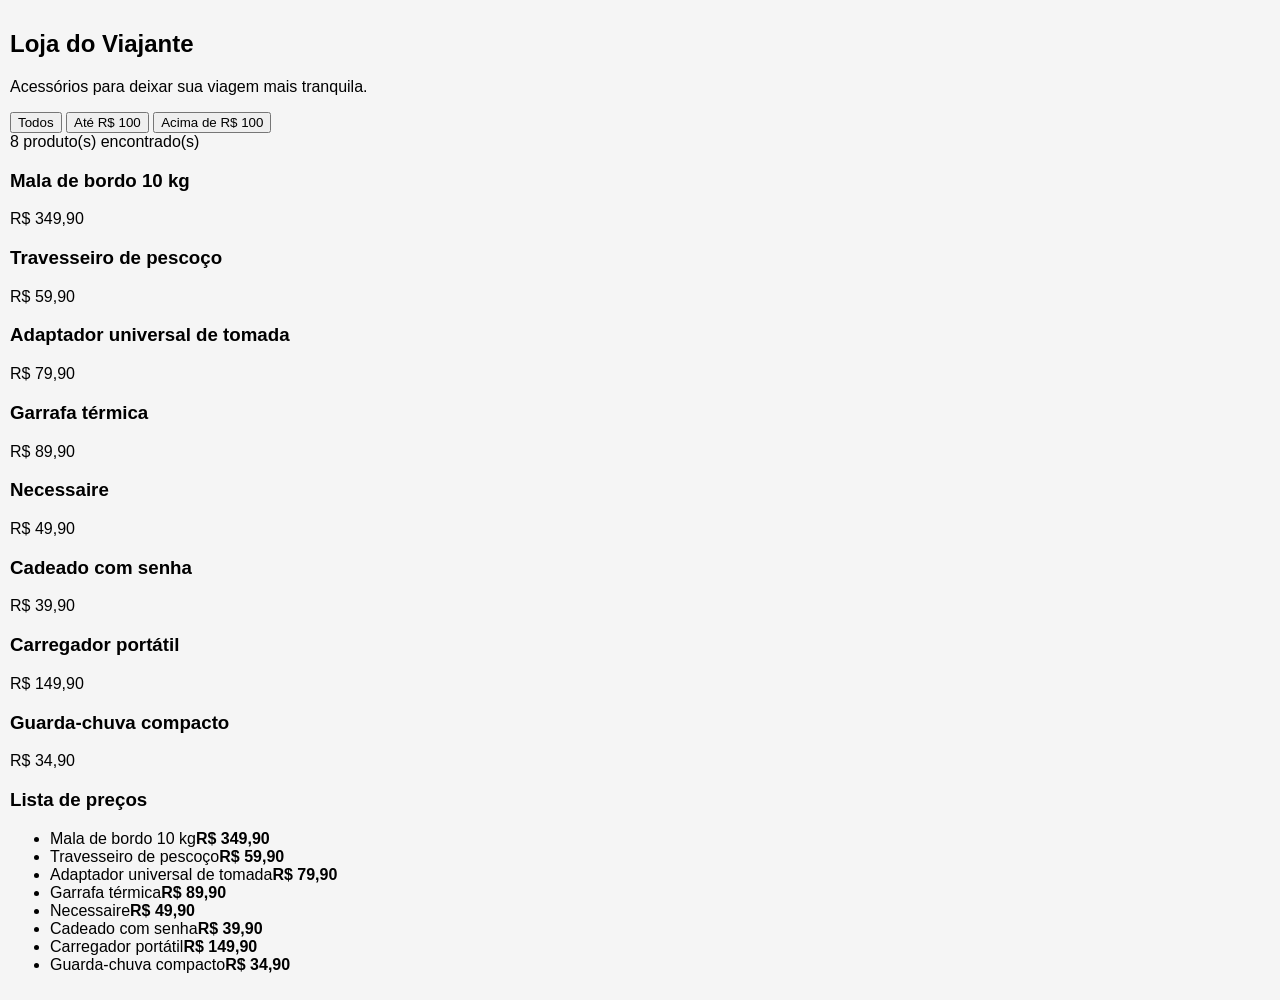
<file: loja.html>
<!DOCTYPE html>
<html lang="en">

<head>
    <meta charset="UTF-8">
    <meta name="viewport" content="width=device-width, initial-scale=1.0">
    <title>Document</title>
    <link rel="stylesheet" href="css/style.css">
</head>

<body>
    <main class="container py-5">
        <h2 class="text-center mb-2">Loja do Viajante</h2>
        <p class="text-center text-muted mb-5">Acessórios para deixar sua viagem mais tranquila.</p>
        <div id="filtros" class="d-flex flex-wrap align-items-center gap-3 mb-4">
            <div class="btn-group" role="group" aria-label="Filtrar por preço">
                <button type="button" class="btn btn-outline-primary active" data-filtro="todos">Todos</button>
                <button type="button" class="btn btn-outline-primary" data-filtro="ate100">Até R$ 100</button>
                <button type="button" class="btn btn-outline-primary" data-filtro="acima100">Acima de R$ 100</button>
            </div>
            <span id="contador" class="text-muted"></span>
        </div>
        <div id="vitrine" class="row row-cols-1 row-cols-sm-2 row-cols-lg-4 g-4 mb-5"></div>
        <h3 id="titulo-lista" class="h5">Lista de preços</h3>
        <ul id="lista-produtos" class="list-group mb-4"></ul>

    </main>
    <script src="js/loja.js"></script>
    <script src="js/tema.js"></script>
</body>

</html>
</file>
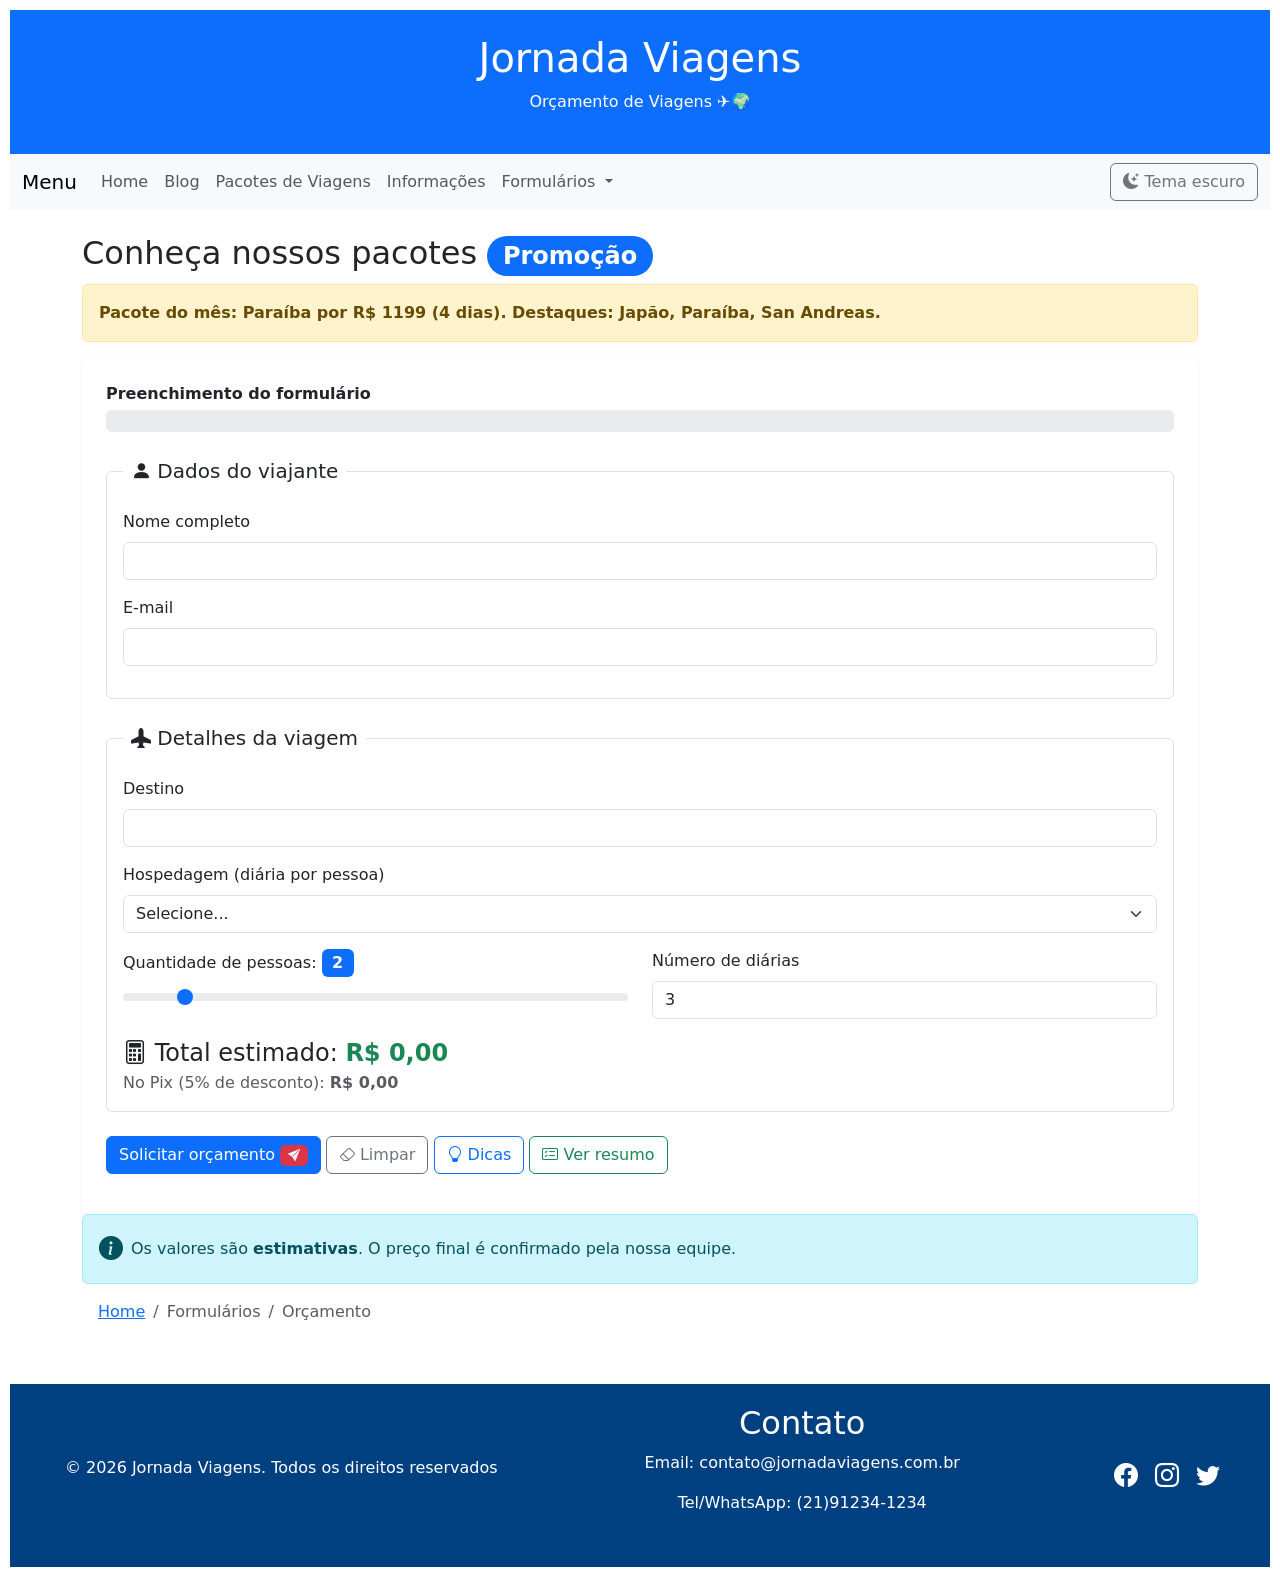
<file: orcamento.html>
<!DOCTYPE html>
<html lang="pt-BR">

<head>
    <meta charset="UTF-8">
    <meta name="viewport" content="width=device-width, initial-scale=1.0">
    <title>Jornada Viagens</title>
    <!-- Configuração do css externo -->
    <link rel="stylesheet" href="css/style.css">
    <link href="https://cdn.jsdelivr.net/npm/bootstrap@5.3.8/dist/css/bootstrap.min.css" rel="stylesheet"
        integrity="sha384-sRIl4kxILFvY47J16cr9ZwB07vP4J8+LH7qKQnuqkuIAvNWLzeN8tE5YBujZqJLB" crossorigin="anonymous">
    <link rel="stylesheet" href="https://cdn.jsdelivr.net/npm/bootstrap-icons@1.13.2/font/bootstrap-icons.min.css">

</head>

<body class="d-flex flex-column min-vh-100">
    <header class="container-fluid bg-primary text-white text-center p-4">
        <h1>Jornada Viagens</h1>
        <p>Orçamento de Viagens ✈️🌍</p>
    </header>

    <nav class="navbar navbar-expand-lg bg-body-tertiary">
        <div class="container-fluid">
            <a class="navbar-brand" href="#">Menu</a>
            <button class="navbar-toggler" type="button" data-bs-toggle="collapse" data-bs-target="#navbarNav"
                aria-controls="navbarNav" aria-expanded="false" aria-label="Toggle navigation">
                <span class="navbar-toggler-icon"></span>
            </button>
            <div class="collapse navbar-collapse" id="navbarNav">
                <ul class="navbar-nav">
                    <li class="nav-item">
                        <a class="nav-link" href="index.html">Home</a>
                    </li>
                    <li class="nav-item">
                        <a class="nav-link" href="blog.html">Blog</a>
                    </li>
                    <li class="nav-item">
                        <a class="nav-link" href="pacotes.html">Pacotes de Viagens</a>
                    </li>
                    <li class="nav-item">
                        <a class="nav-link" href="#contato">Informações</a>
                    </li>
                    <li class="nav-item dropdown">
                        <a class="nav-link dropdown-toggle" href="#" role="button" data-bs-toggle="dropdown"
                            aria-expanded="false">
                            Formulários
                        </a>
                        <ul class="dropdown-menu">
                            <li><a class="dropdown-item" href="contato.html">Contato</a></li>
                            <li><a class="dropdown-item" href="exemplo_form.html">Exemplo</a></li>
                            <li><a class="dropdown-item" href="form_endereco.html">Endereço</a></li>
                            <li><a class="dropdown-item" href="orcamento.html">Orçamento</a></li>
                        </ul>
                    </li>
                </ul>
                <button type="button" id="btn-tema" class="btn btn-outline-secondary ms-auto">
                    <i class="bi bi-moon-stars-fill"></i> Tema escuro
                </button>
            </div>
        </div>
    </nav>
    <main class="container py-4">

        <h2 id="titulo-pacotes">Conheça nossos pacotes <span class="badge rounded-pill text-bg-primary">Promoção</span>
        </h2>
        <!-- Etapa 12: este parágrafo começa VAZIO. O JavaScript vai escrever aqui -->
        <p id="texto-destaque" class="alert alert-warning"></p>



        <section id="orcamento">
            <form id="form-orcamento" class="bg-white p-4 rounded shadow-sm" novalidate>
                <!-- PROGRESS BAR: quanto do formulário já foi preenchido -->
                <div id="bloco-progresso" class="mb-4">
                    <p class="mb-1 fw-bold">Preenchimento do formulário</p>
                    <div class="progress" role="progressbar" aria-label="Preenchimento do formulário" aria-valuenow="0"
                        aria-valuemin="0" aria-valuemax="100" style="height: 22px;">
                        <div class="progress-bar progress-bar-striped progress-bar-animated" id="barra-preenchimento"
                            style="width: 0%">0%</div>
                    </div>
                </div>
                <!-- FIELDSET 1: dados pessoais -->
                <fieldset class="border rounded p-3 mb-4">
                    <legend class="float-none w-auto px-2 fs-5">
                        <i class="bi bi-person-fill"></i> Dados do viajante
                    </legend>
                    <div class="mb-3">
                        <label for="nome" class="form-label">Nome completo</label>
                        <!-- required: campo obrigatório -->
                        <input type="text" id="nome" name="nome" class="form-control" required>
                        <!-- Esta mensagem só aparece quando o campo tiver a classe is-invalid -->
                        <div class="invalid-feedback">Informe seu nome.</div>
                    </div>
                    <div class="mb-3">
                        <label for="email" class="form-label">E-mail</label>
                        <input type="email" id="email" name="email" class="form-control" required>
                        <div class="invalid-feedback">Informe um e-mail válido (ex.: nome@email.com).</div>
                    </div>
                    <!-- AULA 12 - Etapa 4: aviso escrito pelo JavaScript -->
                    <small id="aviso-nome" class="text-bg-danger"></small>
                </fieldset>

                <!-- FIELDSET 2: detalhes da viagem -->
                <fieldset class="border rounded p-3 mb-4">
                    <legend class="float-none w-auto px-2 fs-5">
                        <i class="bi bi-airplane-fill"></i> Detalhes da viagem
                    </legend>

                    <!-- DATALIST: o input se liga ao datalist pelo atributo list = id do datalist -->
                    <div class="mb-3">
                        <label for="destino" class="form-label">Destino</label>
                        <input type="text" id="destino" name="destino" class="form-control" list="lista-destinos"
                            required>
                        <datalist id="lista-destinos">
                            <option value="Japão">
                            <option value="Paraíba">
                            <option value="San Andreas">
                            <option value="Fernando de Noronha">
                        </datalist>
                        <div class="invalid-feedback">Escolha ou digite um destino.</div>
                    </div>

                    <!-- OPTGROUP: categorias dentro do select -->
                    <div class="mb-3">
                        <label for="hospedagem" class="form-label">Hospedagem (diária por pessoa)</label>
                        <select id="hospedagem" name="hospedagem" class="form-select" required>
                            <option value="">Selecione...</option>
                            <optgroup label="Econômica">
                                <option value="80">Hostel — R$ 80</option>
                                <option value="150">Pousada — R$ 150</option>
                            </optgroup>
                            <optgroup label="Conforto">
                                <option value="250">Hotel 3 estrelas — R$ 250</option>
                                <option value="500">Resort — R$ 500</option>
                            </optgroup>
                        </select>
                        <div class="invalid-feedback">Escolha um tipo de hospedagem.</div>
                    </div>

                    <div class="row">
                        <!-- OUTPUT: mostra o número escolhido no range -->
                        <div class="col-md-6 mb-3">
                            <label for="pessoas" class="form-label">
                                Quantidade de pessoas:
                                <output id="saida-pessoas" for="pessoas" class="badge text-bg-primary fs-6">2</output>
                            </label>
                            <input type="range" id="pessoas" name="pessoas" class="form-range" min="1" max="10"
                                value="2">
                        </div>
                        <div class="col-md-6 mb-3">
                            <label for="diarias" class="form-label">Número de diárias</label>
                            <input type="number" id="diarias" name="diarias" class="form-control" min="1" max="30"
                                value="3">
                        </div>
                    </div>

                    <!-- OUTPUT do total: quem escreve aqui é o jQuery (Passo 6) -->
                    <p class="fs-4 mb-0">
                        <i class="bi bi-calculator"></i> Total estimado:
                        <output id="total" for="hospedagem pessoas diarias" class="fw-bold text-success">R$
                            0,00</output>
                    </p>
                    <p class="text-muted p-0 m-0">
                        No Pix (5% de desconto): <output id="total-pix" class="fw-bold">R$ 0,00</output>
                    </p>
                </fieldset>

                <button type="submit" class="btn btn-primary"> Solicitar
                    orçamento <span class="badge text-bg-danger"><i class="bi bi-send-fill"></i></span>
                </button>
                <button type="reset" class="btn btn-outline-secondary"><i class="bi bi-eraser"></i> Limpar</button>
                <!-- Etapa 15: botão e caixa controlados pelo jQuery -->
                <button type="button" id="btn-dicas" class="btn btn-outline-primary">
                    <i class="bi bi-lightbulb"></i> Dicas
                </button>
                <button type="button" class="btn btn-outline-success" onclick="mostrarResumo()">
                    <i class="bi bi-card-checklist"></i> Ver resumo
                </button>
                <div id="resumo" class="mt-3"></div>
                <div id="caixa-dicas" class="alert alert-light border mt-3" style="display: none;">
                    <i class="bi bi-lightbulb-fill text-warning"></i>
                    Viajar fora da alta temporada pode reduzir o valor das diárias em até 30%.
                </div>


            </form>
        </section>
        <!-- orcamento no inicio da main -->
        <div class="alert alert-info d-flex align-items-center gap-2">
            <i class="bi bi-info-circle-fill fs-4"></i>
            <div>Os valores são <strong>estimativas</strong>. O preço final é confirmado pela nossa equipe.</div>
        </div>
        <!--orcamento abaixo do primeiro alert-->
        <!-- Etapa 13: área vazia onde o JavaScript vai colocar o alerta de sucesso ou de erro -->
        <div id="area-alertas"></div>
        <nav aria-label="breadcrumb">
            <ol class="breadcrumb m-3">
                <li class="breadcrumb-item"><a href="index.html">Home</a></li>
                <li class="breadcrumb-item active" aria-current="page">Formulários</li>
                <li class="breadcrumb-item active" aria-current="page">Orçamento</li>
            </ol>
        </nav>
    </main>
    <footer> <!-- rodapé da página -->
        <div class="footer-container">
            <div class="footer-copy">
                <p>&copy; 2026 Jornada Viagens. Todos os direitos reservados</p>
            </div>
            <!-- criar uma ancora de link -->
            <a name="contato"></a>
            <address class="footer-contato">
                <h2>Contato</h2>
                <p>Email: contato@jornadaviagens.com.br
                <p>Tel/WhatsApp: (21)91234-1234
            </address>
            <nav class="footer-redes" aria-label="Redes Sociais">
                <a href="https://pt-br.facebook.com/" target="_blank" aria-label="facebook">
                    <i class="bi bi-facebook"></i></a>
                <a href="https://www.instagram.com/" target="_blank" aria-label="instagram">
                    <i class="bi bi-instagram"></i></a>
                <a href="https://x.com/" target="_blank" aria-label="x">
                    <i class="bi bi-twitter"></i></a>
            </nav>
        </div>
    </footer>
    <script src="https://cdn.jsdelivr.net/npm/bootstrap@5.3.8/dist/js/bootstrap.bundle.min.js"
        integrity="sha384-FKyoEForCGlyvwx9Hj09JcYn3nv7wiPVlz7YYwJrWVcXK/BmnVDxM+D2scQbITxI"
        crossorigin="anonymous"></script>

    <!-- jQuery: precisa vir ANTES do nosso orcamento.js -->
    <script src="https://code.jquery.com/jquery-3.7.1.min.js"></script>
    <!-- JavaScript EXTERNO: o nosso arquivo -->
    <script src="js/orcamento.js"></script>
    <script src="js/tema.js"></script>
</body>

</html>
</file>
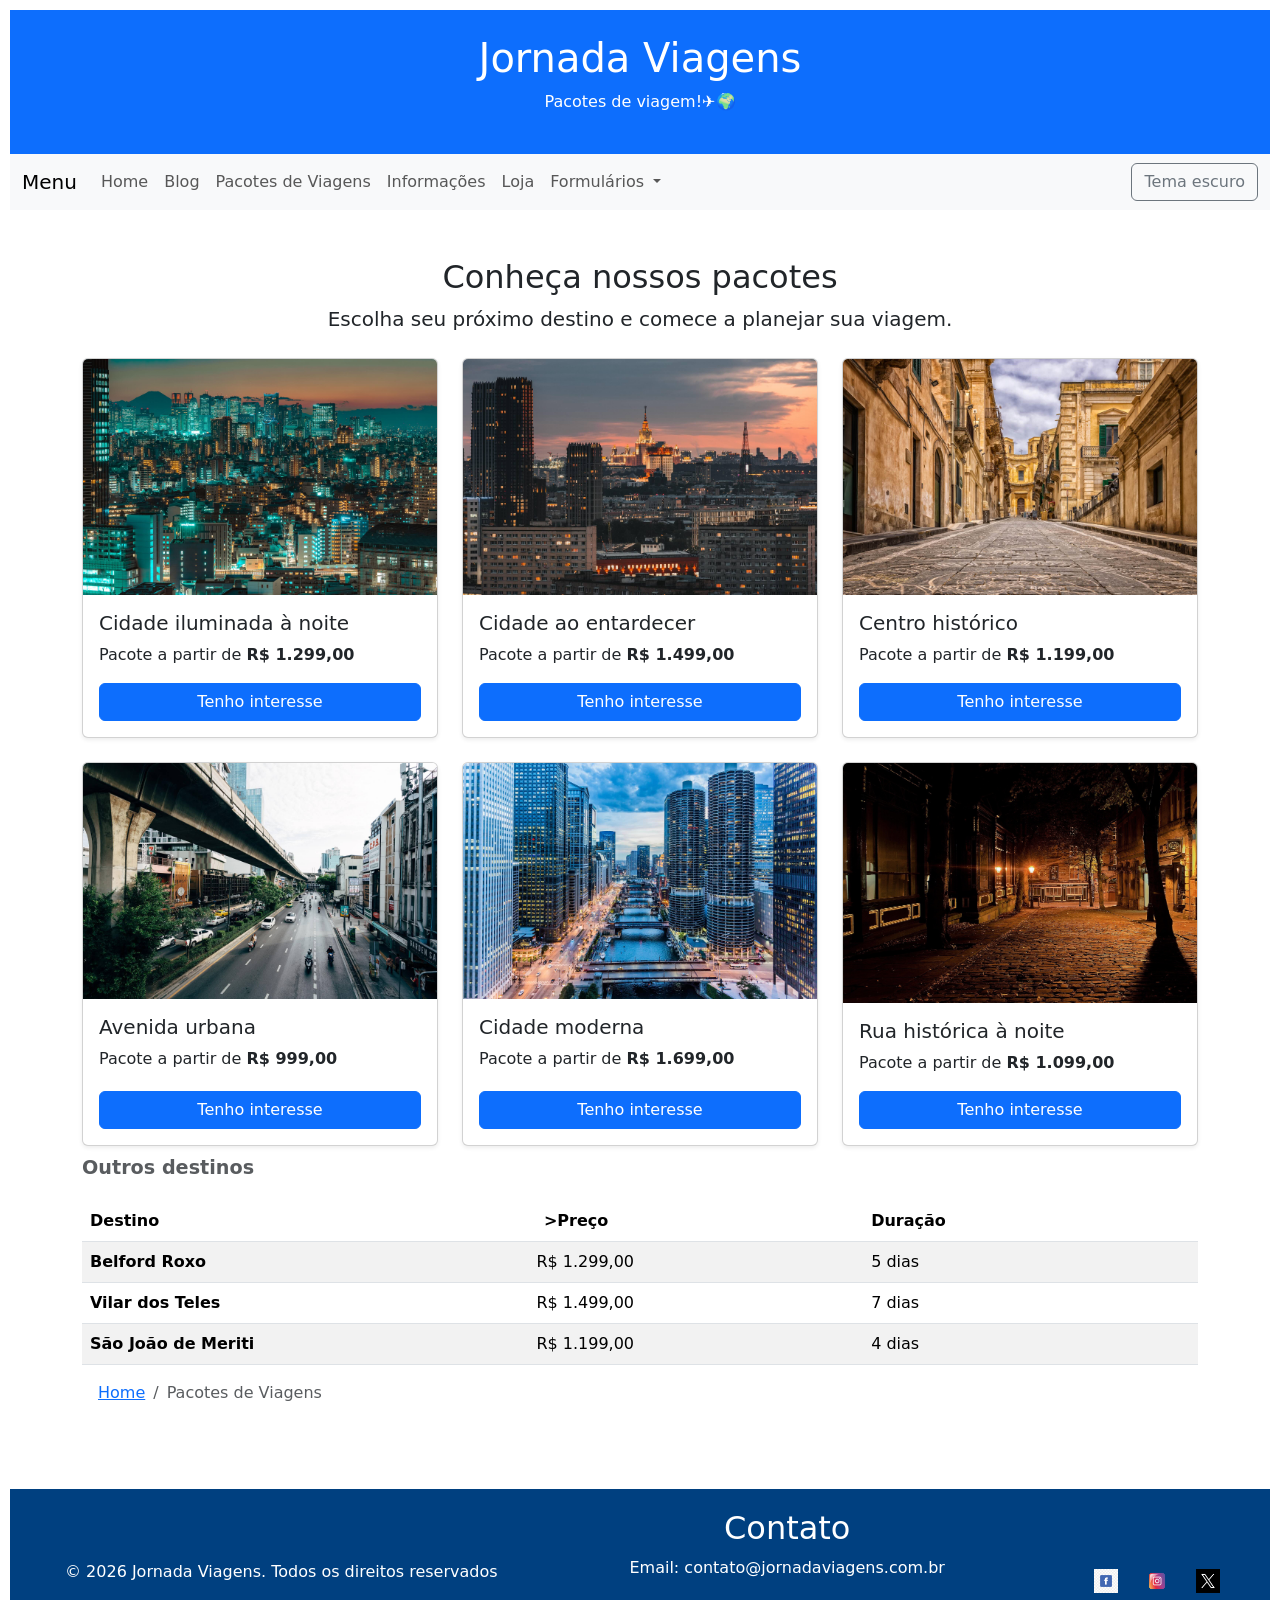
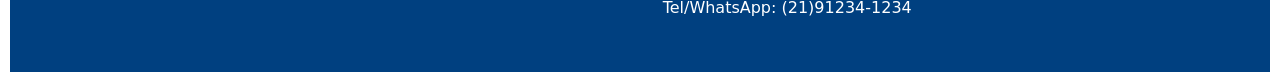
<file: pacotes.html>
<!DOCTYPE html>
<html lang="pt-BR">

<head>
    <meta charset="UTF-8">
    <meta name="viewport" content="width=device-width, initial-scale=1.0">
    <title>Jornada Viagens</title>
    <!-- Configuração do css externo -->
    <link rel="stylesheet" href="css/style.css">
    <link href="https://cdn.jsdelivr.net/npm/bootstrap@5.3.8/dist/css/bootstrap.min.css" rel="stylesheet"
        integrity="sha384-sRIl4kxILFvY47J16cr9ZwB07vP4J8+LH7qKQnuqkuIAvNWLzeN8tE5YBujZqJLB" crossorigin="anonymous">
</head>

<body class="d-flex flex-column min-vh-100">
    <header class="container-fluid bg-primary text-white text-center p-4">
        <h1>Jornada Viagens</h1>
        <p>Pacotes de viagem!✈️🌍</p>
    </header>

    <nav class="navbar navbar-expand-lg bg-body-tertiary">
        <div class="container-fluid">
            <a class="navbar-brand" href="#">Menu</a>
            <button class="navbar-toggler" type="button" data-bs-toggle="collapse" data-bs-target="#navbarNav"
                aria-controls="navbarNav" aria-expanded="false" aria-label="Toggle navigation">
                <span class="navbar-toggler-icon"></span>
            </button>
            <div class="collapse navbar-collapse" id="navbarNav">
                <ul class="navbar-nav">
                    <li class="nav-item">
                        <a class="nav-link" href="index.html">Home</a>
                    </li>
                    <li class="nav-item">
                        <a class="nav-link" href="blog.html">Blog</a>
                    </li>
                    <li class="nav-item">
                        <a class="nav-link" href="pacotes.html">Pacotes de Viagens</a>
                    </li>
                    <li class="nav-item">
                        <a class="nav-link" href="#contato">Informações</a>
                    </li>
                    <li class="nav-item">
                        <a class="nav-link" href="loja.html">Loja</a>
                    </li>
                    <li class="nav-item dropdown">
                        <a class="nav-link dropdown-toggle" href="#" role="button" data-bs-toggle="dropdown"
                            aria-expanded="false">
                            Formulários
                        </a>
                        <ul class="dropdown-menu">
                            <li><a class="dropdown-item" href="contato.html">Contato</a></li>
                            <li><a class="dropdown-item" href="exemplo_form.html">Exemplo</a></li>
                            <li><a class="dropdown-item" href="form_endereco.html">Endereço</a></li>
                            <li><a class="dropdown-item" href="orcamento.html">Orçamento</a></li>
                        </ul>
                    </li>
                </ul>
                <button type="button" id="btn-tema" class="btn btn-outline-secondary ms-auto">
                    <i class="bi bi-moon-stars-fill"></i> Tema escuro
                </button>
            </div>
        </div>
    </nav>
    <main class="container py-5">
        <section aria-labelledby="titulo-pacotes">
            <div class="text-center mb-4">
                <h2 id="titulo-pacotes">Conheça nossos pacotes</h2>
                <p class="lead">Escolha seu próximo destino e comece a planejar sua viagem.</p>
            </div>
            <div class="row row-cols-1 row-cols-md-2 row-cols-lg-3 g-4">
                <div class="col">
                    <article class="card h-100 shadow-sm">
                        <img src="img/lugar1.jpg" class="card-img-top"
                            alt="Vista panorâmica de uma cidade iluminada durante a noite.">
                        <div class="card-body d-flex flex-column">
                            <h2 class="card-title h5">Cidade iluminada à noite</h2>
                            <p class="card-text">Pacote a partir de <strong>R$ 1.299,00</strong></p>
                            <a href="#contato" class="btn btn-primary mt-auto">Tenho interesse</a>
                        </div>
                    </article>
                </div>
                <div class="col">
                    <article class="card h-100 shadow-sm">
                        <img src="img/lugar2.jpg" class="card-img-top"
                            alt="Paisagem urbana ao entardecer, com edifícios e luzes da cidade.">
                        <div class="card-body d-flex flex-column">
                            <h2 class="card-title h5">Cidade ao entardecer</h2>
                            <p class="card-text">Pacote a partir de <strong>R$ 1.499,00</strong></p>
                            <a href="#contato" class="btn btn-primary mt-auto">Tenho interesse</a>
                        </div>
                    </article>
                </div>
                <div class="col">
                    <article class="card h-100 shadow-sm">
                        <img src="img/lugar3.jpg" class="card-img-top"
                            alt="Rua de centro histórico cercada por edifícios de arquitetura clássica.">
                        <div class="card-body d-flex flex-column">
                            <h2 class="card-title h5">Centro histórico</h2>
                            <p class="card-text">Pacote a partir de <strong>R$ 1.199,00</strong></p>
                            <a href="#contato" class="btn btn-primary mt-auto">Tenho interesse</a>
                        </div>
                    </article>
                </div>
                <div class="col">
                    <article class="card h-100 shadow-sm">
                        <img src="img/lugar4.jpg" class="card-img-top"
                            alt="Avenida movimentada com viaduto elevado e edifícios ao redor.">
                        <div class="card-body d-flex flex-column">
                            <h2 class="card-title h5">Avenida urbana</h2>
                            <p class="card-text">Pacote a partir de <strong>R$ 999,00</strong></p>
                            <a href="#contato" class="btn btn-primary mt-auto">Tenho interesse</a>
                        </div>
                    </article>
                </div>
                <div class="col">
                    <article class="card h-100 shadow-sm">
                        <img src="img/lugar5.jpg" class="card-img-top"
                            alt="Vista de uma cidade moderna com prédios altos e canal entre as avenidas.">
                        <div class="card-body d-flex flex-column">
                            <h2 class="card-title h5">Cidade moderna</h2>
                            <p class="card-text">Pacote a partir de <strong>R$ 1.699,00</strong></p>
                            <a href="#contato" class="btn btn-primary mt-auto">Tenho interesse</a>
                        </div>
                    </article>
                </div>
                <div class="col">
                    <article class="card h-100 shadow-sm">
                        <img src="img/lugar6.jpg" class="card-img-top"
                            alt="Rua histórica à noite, iluminada por postes e cercada por árvores e construções.">
                        <div class="card-body d-flex flex-column">
                            <h2 class="card-title h5">Rua histórica à noite</h2>
                            <p class="card-text">Pacote a partir de <strong>R$ 1.099,00</strong></p>
                            <a href="#contato" class="btn btn-primary mt-auto">Tenho interesse</a>
                        </div>
                    </article>
                </div>
            </div>
        </section>
        <section id="outros">
            <table class="table table-striped tabela-acessivel">
                <caption>Outros destinos</caption>
                <colgroup>
                    <col class="col-destino">
                    <col class="col-preco">
                    <col class="col-duracao">
                </colgroup>
                <thead>
                    <tr>
                        <th scope="col">Destino</th>
                        <th scope="col"><button type="button" class="btn btn-link p-0 align-baseline"
                                aria-label="Como o preço é calculado" data-bs-toggle="popover" data-bs-trigger="focus"
                                data-bs-placement="top" data-bs-title="Como calculamos"
                                data-bs-content="Valor por pessoa, com hotel e café da manhã. Passagem aérea não incluída.">
                                <i class="bi bi-info-circle"></i>
                            </button> >Preço
                        </th>
                        <th scope="col">Duração</th>
                    </tr>
                </thead>
                <tbody>
                    <tr>
                        <th scope="row">Belford Roxo</th>
                        <td>R$ 1.299,00</td>
                        <td>5 dias</td>
                    </tr>
                    <tr>
                        <th scope="row">Vilar dos Teles</th>
                        <td>R$ 1.499,00</td>
                        <td>7 dias</td>
                    </tr>
                    <tr>
                        <th scope="row">São João de Meriti</th>
                        <td>R$ 1.199,00</td>
                        <td>4 dias</td>
                    </tr>
                </tbody>
            </table>
        </section>

        <nav aria-label="breadcrumb">
            <ol class="breadcrumb m-3">
                <li class="breadcrumb-item"><a href="index.html">Home</a></li>
                <li class="breadcrumb-item active" aria-current="page">Pacotes de Viagens</li>

            </ol>
        </nav>
    </main>
    <footer> <!-- rodapé da página -->
        <div class="footer-container">
            <div class="footer-copy">
                <p>&copy; 2026 Jornada Viagens. Todos os direitos reservados</p>
            </div>
            <!-- criar uma ancora de link -->
            <a name="contato"></a>
            <address class="footer-contato">
                <h2>Contato</h2>
                <p>Email: contato@jornadaviagens.com.br
                <p>Tel/WhatsApp: (21)91234-1234
            </address>
            <nav class="footer-redes" aria-label="Redes Sociais">
                <a href="https://pt-br.facebook.com/" target="_blank" aria-label="facebook"><img
                        src="img/facebook-icon.png"></a>
                <a href="https://www.instagram.com/" target="_blank" aria-label="instagram"><img
                        src="img/instagram-icon.png"></a>
                <a href="https://x.com/" target="_blank" aria-label="x"><img src="img/x-icon.avif"></a>
            </nav>
        </div>
    </footer>
    <script src="https://cdn.jsdelivr.net/npm/bootstrap@5.3.8/dist/js/bootstrap.bundle.min.js"
        integrity="sha384-FKyoEForCGlyvwx9Hj09JcYn3nv7wiPVlz7YYwJrWVcXK/BmnVDxM+D2scQbITxI"
        crossorigin="anonymous"></script>
    <script src="js/componenetes.js"></script>
    <script src="js/tema.js"></script>


</body>

</html>
</file>
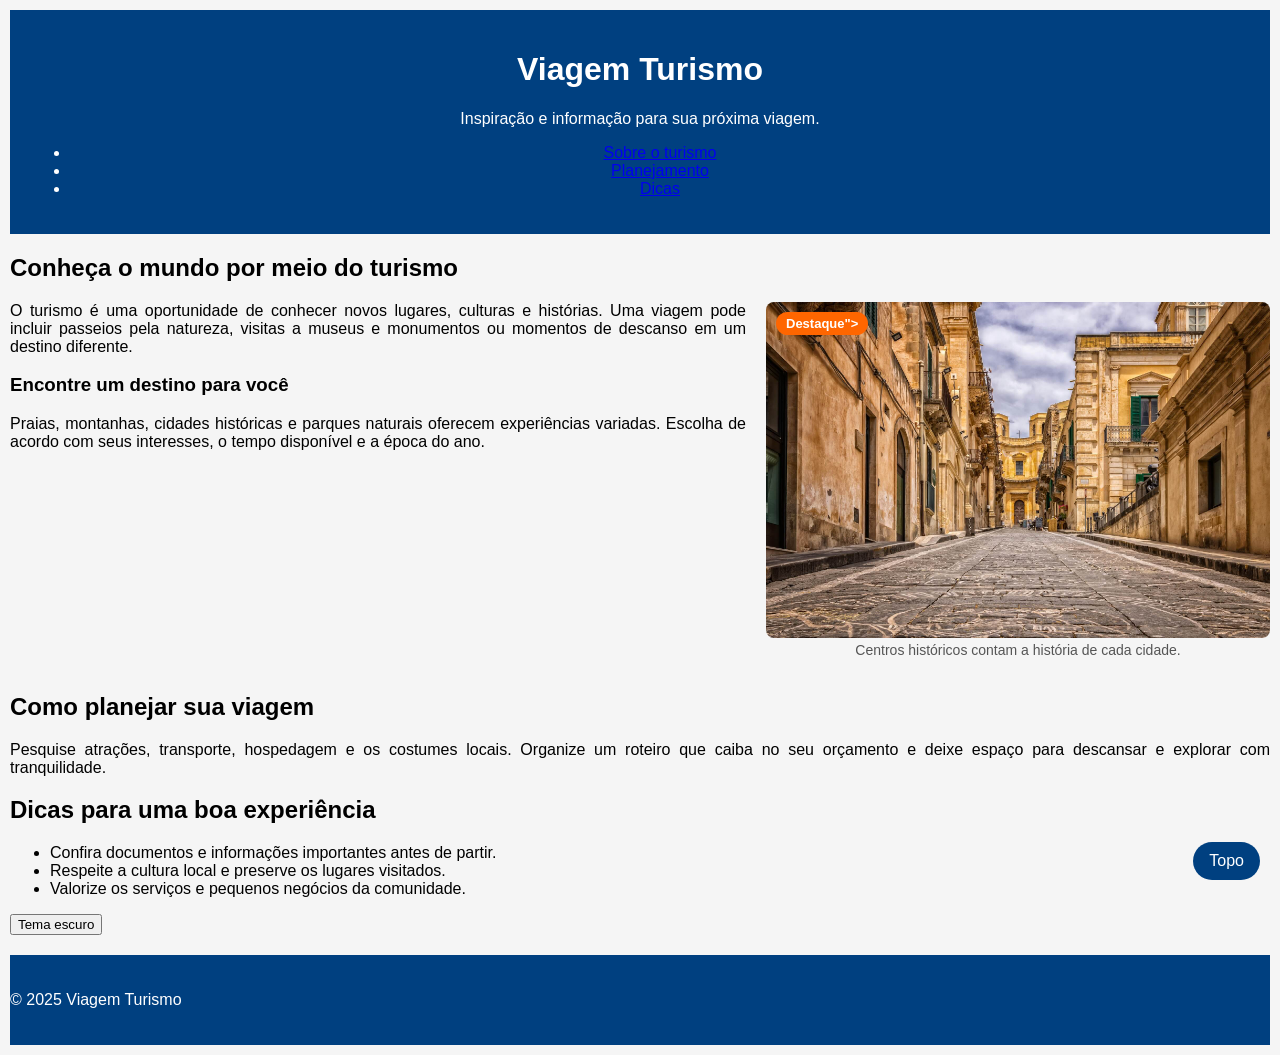
<file: sobre.html>
<!DOCTYPE html>
<html lang="pt-BR">

<head id="topo">
    <meta charset="UTF-8">
    <meta name="viewport" content="width=device-width, initial-scale=1.0">
    <meta name="description" content="Informações e dicas para planejar sua próxima viagem de turismo.">
    <title>Sobre turismo | Viagem Turismo</title>
    <link rel="stylesheet" href="css/style.css">
</head>

<body>
    <header>
        <h1>Viagem Turismo</h1>
        <p>Inspiração e informação para sua próxima viagem.</p>
        <nav aria-label="Navegação principal">
            <ul>
                <li><a href="#turismo">Sobre o turismo</a></li>
                <li><a href="#planejamento">Planejamento</a></li>
                <li><a href="#dicas">Dicas</a></li>
            </ul>
        </nav>
    </header>
    <main>
        <article id="turismo">
            <h2>Conheça o mundo por meio do turismo</h2>
            <!-- FLOAT: esta figura vai flutuar à direita do texto -->
            <figure class="foto-flutuante">

                <img src=img/lugar3.jpg alt="Rua de centro histórico cercada por edifícios de
                arquitetura clássica.">
                <span class="selo-destaque">Destaque"></span>
                <figcaption>Centros históricos contam a história de cada cidade.</figcaption>
            </figure>
            <p>O turismo é uma oportunidade de conhecer novos lugares, culturas e histórias. Uma viagem pode incluir
                passeios pela natureza, visitas a museus e monumentos ou momentos de descanso em um destino diferente.
            </p>
            <section>
                <h3>Encontre um destino para você</h3>
                <p>Praias, montanhas, cidades históricas e parques naturais oferecem experiências variadas. Escolha de
                    acordo com seus interesses, o tempo disponível e a época do ano.</p>
            </section>
        </article>
        <!-- CLEAR:limpa; o float. Sem isso, a seção de baixo subiria ao lado da foto -->
        <div class="limpa-float"></div>

        <section id="planejamento">
            <h2>Como planejar sua viagem</h2>
            <p>Pesquise atrações, transporte, hospedagem e os costumes locais. Organize um roteiro que caiba no seu
                orçamento e deixe espaço para descansar e explorar com tranquilidade.</p>
        </section>

        <aside id="dicas" aria-labelledby="titulo-dicas">
            <h2 id="titulo-dicas">Dicas para uma boa experiência</h2>
            <ul>
                <li>Confira documentos e informações importantes antes de partir.</li>
                <li>Respeite a cultura local e preserve os lugares visitados.</li>
                <li>Valorize os serviços e pequenos negócios da comunidade.</li>
            </ul>
            <button type="button" id="btn-tema" class="btn btn-outline-secondary ms-auto">
                <i class="bi bi-moon-stars-fill"></i> Tema escuro
            </button>
        </aside>
    </main>

    <footer>
        <p>&copy; 2025 Viagem Turismo</p>
    </footer>
    <a href="#topo" class="botao-topo" aria-label="Voltar ao topo da
    página"> Topo</a>
    <script src="js/tema.js"></script>
</body>

</html>
</file>
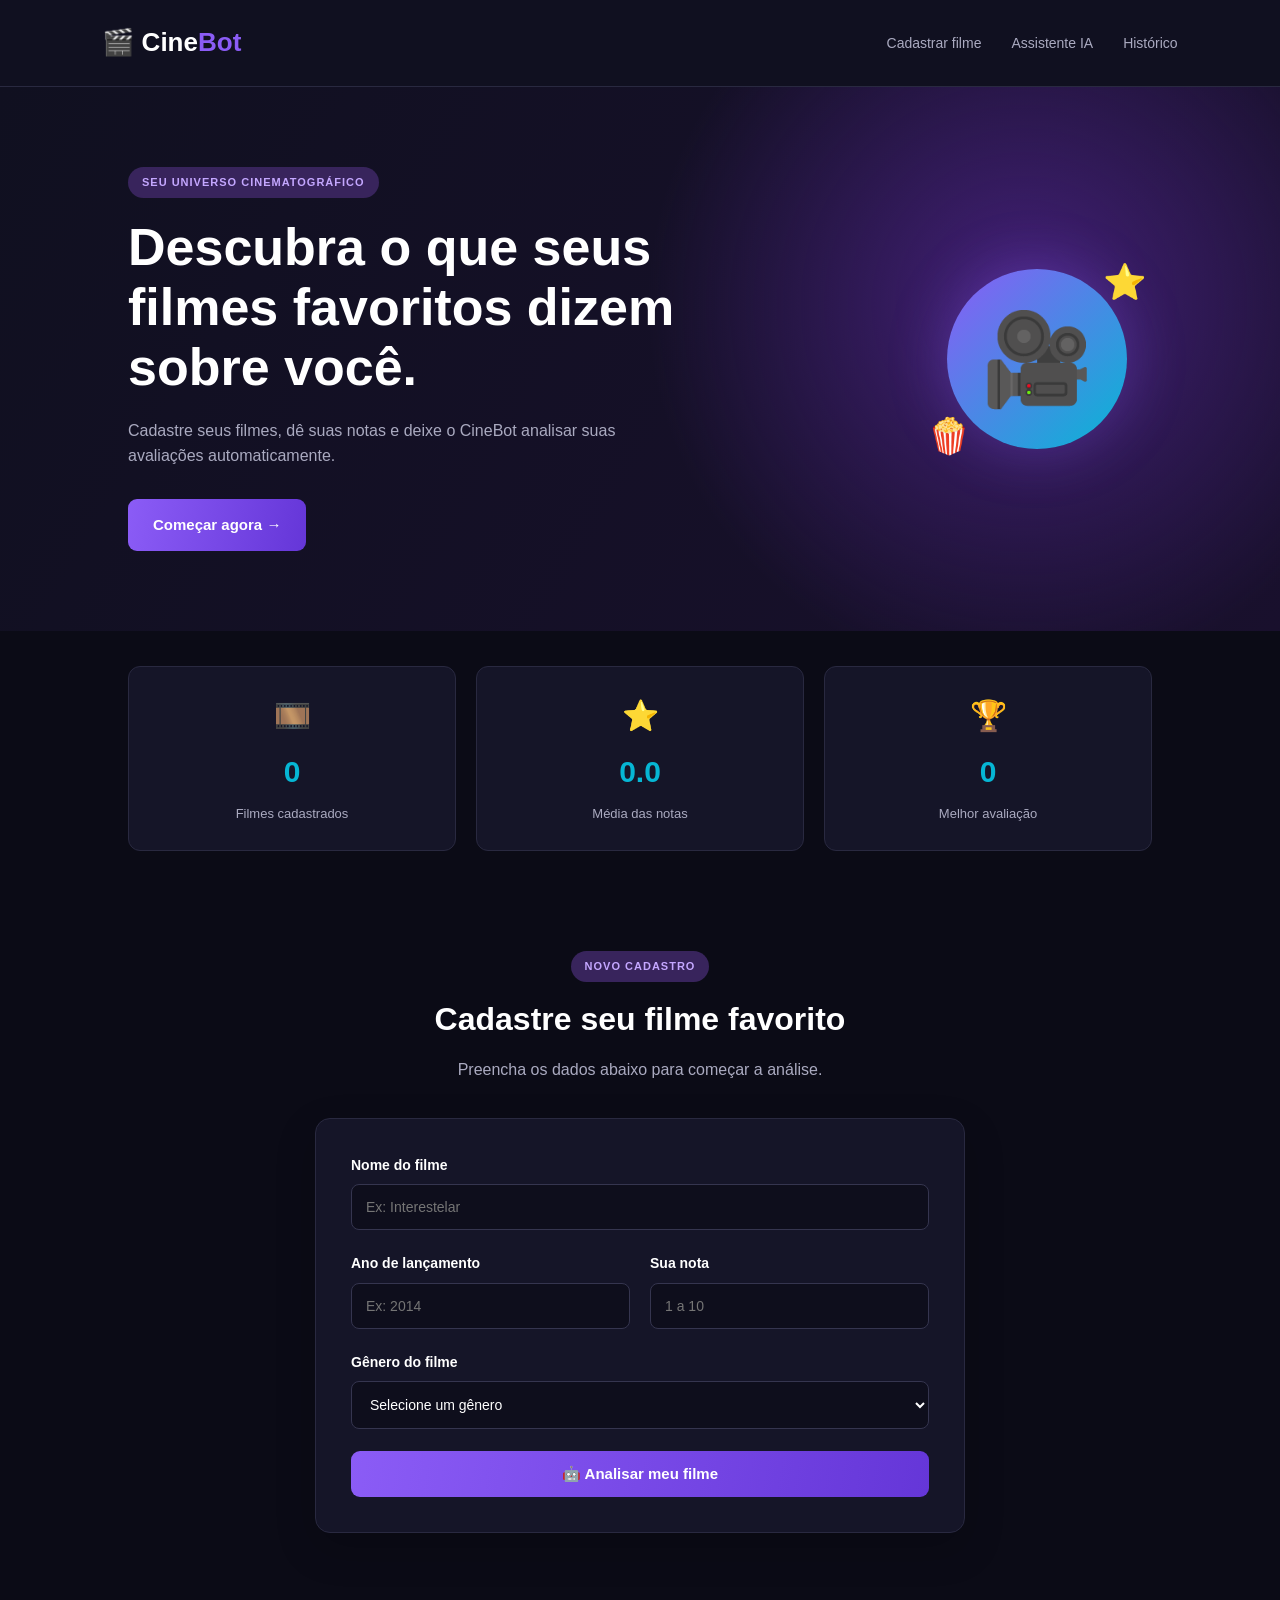
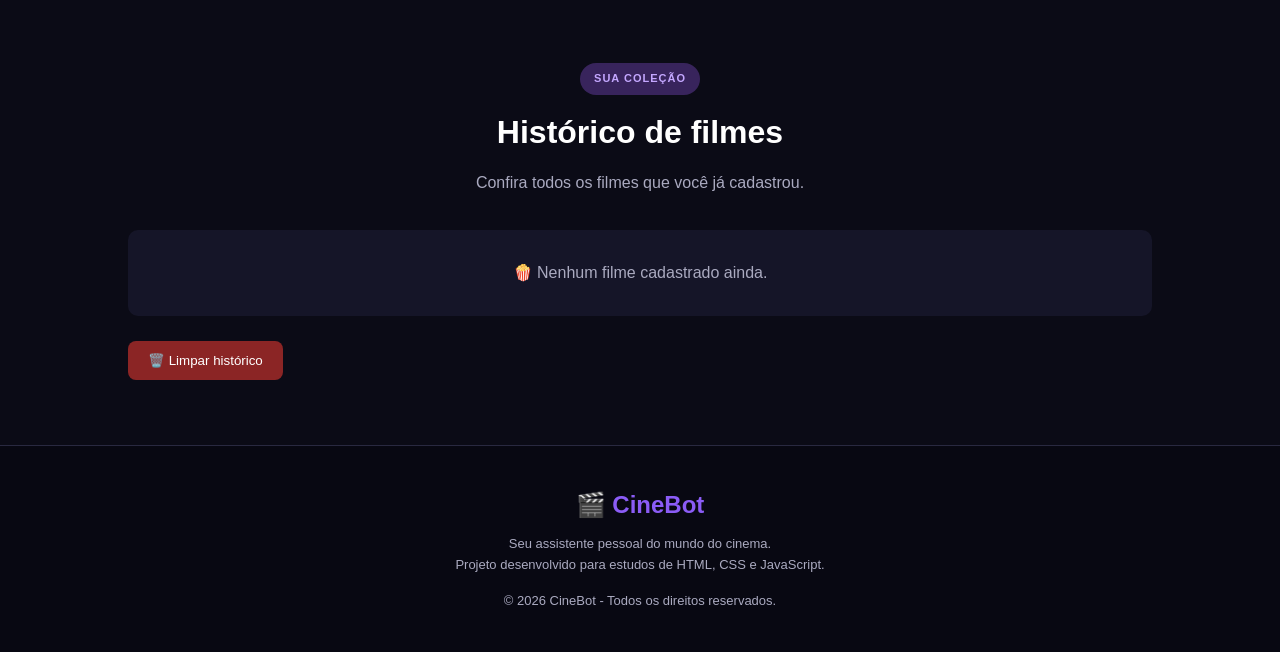
<file: filme/filme.html>
<!DOCTYPE html>
<html lang="pt-BR">

<head>
    <meta charset="UTF-8">
    <meta name="viewport" content="width=device-width, initial-scale=1.0">

    <title>CineBot | Seu Universo de Filmes</title>

    <link rel="stylesheet" href="filme2.css">
    <script src="filme3.js" defer></script>
</head>

<body>

    <header class="header">
        <a href="#" class="logo">🎬 Cine<span>Bot</span></a>
        <nav>
            <a href="#cadastro">Cadastrar filme</a>
            <a href="#assistente">Assistente IA</a>
            <a href="#historico">Histórico</a>
        </nav>
    </header>

    <main>

        <section class="hero">
            <div class="hero-content">
                <span class="tag">SEU UNIVERSO CINEMATOGRÁFICO</span>
                <h1>Descubra o que seus filmes favoritos dizem sobre você.</h1>
                <p>
                    Cadastre seus filmes, dê suas notas e deixe o CineBot
                    analisar suas avaliações automaticamente.
                </p>
                <a href="#cadastro" class="btn-primary">Começar agora →</a>
            </div>

            <div class="hero-icon">
                <div class="movie-circle">🎥</div>
                <span class="floating-icon">⭐</span>
                <span class="floating-icon second">🍿</span>
            </div>
        </section>

        <section class="stats">
            <div class="stat-card">
                <span>🎞️</span>
                <h2 id="totalFilmes">0</h2>
                <p>Filmes cadastrados</p>
            </div>

            <div class="stat-card">
                <span>⭐</span>
                <h2 id="mediaNotas">0.0</h2>
                <p>Média das notas</p>
            </div>

            <div class="stat-card">
                <span>🏆</span>
                <h2 id="melhorNota">0</h2>
                <p>Melhor avaliação</p>
            </div>
        </section >

        <section class="section" id="cadastro">

            <div class="section-heading">
                <span class="tag">NOVO CADASTRO</span>
                <h2>Cadastre seu filme favorito</h2>
                <p>Preencha os dados abaixo para começar a análise.</p>
            </div>

            <form id="formFilme" class="form-card">

                <div class="form-group" >
                    <label for="nomeFilme">Nome do filme</label>
                    <input
                        type="text"
                        id="nomeFilme"
                        placeholder="Ex: Interestelar"
                        maxlength="80"
                        required
                    >
                </div>

                <div class="form-row">

                    <div class="form-group">
                        <label for="anoFilme">Ano de lançamento</label>
                        <input
                            type="number"
                            id="anoFilme"
                            placeholder="Ex: 2014"
                            min="1888"
                            max="2026"
                            required
                        >
                    </div>

                    <div class="form-group">
                        <label for="notaFilme">Sua nota</label>
                        <input
                            type="number"
                            id="notaFilme"
                            placeholder="1 a 10"
                            min="1"
                            max="10"
                            step="0.1"
                            required
                        >
                    </div>

                </div>

                <div class="form-group">
                    <label for="generoFilme">Gênero do filme</label>
                    <select id="generoFilme" required>
                        <option value="">Selecione um gênero</option>
                        <option value="Ação">Ação</option>
                        <option value="Aventura">Aventura</option>
                        <option value="Comédia">Comédia</option>
                        <option value="Drama">Drama</option>
                        <option value="Ficção científica">Ficção científica</option>
                        <option value="Terror">Terror</option>
                        <option value="Romance">Romance</option>
                        <option value="Animação">Animação</option>
                        <option value="Suspense">Suspense</option>
                        <option value="Fantasia">Fantasia</option>
                        <option value="Documentário">Documentário</option>
                        <option value="Outro">Outro</option>
                    </select>
                </div>

                <button type="submit" class="btn-primary btn-full">
                    🤖 Analisar meu filme
                </button>

            </form>

        </section>

        <section class="section result-section" id="resultado" hidden>

            <div class="section-heading">
                <span class="tag">SEU RESULTADO</span>
                <h2>Ficha do filme</h2>
            </div>

            <div class="result-card">

                <div class="result-top">
                    <span class="movie-poster">🎬</span>

                    <div>
                        <h3 id="resultadoNome"></h3>
                        <p id="resultadoGenero"></p>
                        <p id="resultadoAno"></p>
                    </div>
                </div>

                <div class="rating-box">
                    <span>Sua avaliação</span>
                    <strong id="resultadoNota"></strong>
                    <div id="estrelas"></div>
                </div>

                <div class="movie-details">
                    <p id="resultadoIdade"></p>
                    <p id="resultadoClassificacao"></p>
                </div>

                <div class="robot-box" id="assistente">
                    <div class="robot-header">
                        <span class="robot-avatar">🤖</span>
                        <div>
                            <h3>CineBot</h3>
                            <span class="online">● Assistente automático</span>
                        </div>
                    </div>

                    <h4>Minha análise sobre seu filme:</h4>
                    <p id="comentarioBot"></p>

                    <div class="robot-tip">
                        <strong>💡 Recomendação do CineBot</strong>
                        <p id="recomendacaoBot"></p>
                    </div>

                    <small>
                        Análise gerada automaticamente com base nos dados
                        cadastrados. Não representa uma pesquisa externa.
                    </small>
                </div>

            </div>

        </section>

        <section class="section" id="historico">

            <div class="section-heading">
                <span class="tag">SUA COLEÇÃO</span>
                <h2>Histórico de filmes</h2>
                <p>Confira todos os filmes que você já cadastrou.</p>
            </div>

            <div id="listaFilmes" class="history-list">
                <p class="empty-message">
                    🍿 Nenhum filme cadastrado ainda.
                </p>
            </div>

            <button type="button" id="limparHistorico" class="btn-danger">
                🗑️ Limpar histórico
            </button>

        </section>

    </main>

    <footer>
        <h2>🎬 CineBot</h2>
        <p>Seu assistente pessoal do mundo do cinema.</p>
        <p>Projeto desenvolvido para estudos de HTML, CSS e JavaScript.</p>
        <small>© 2026 CineBot - Todos os direitos reservados.</small>
    </footer>

</body>
</html>
</file>
<file: css/style.css>
/* resetar a página de configurações anteriores */
        body {
            font-family: Arial, sans-serif;
            margin: 0px;
            padding: 10px;
            text-align: justify;
            background-color: #f5f5f5;
        }

        /* estilizar o figure */
        figure {
            margin: 0;
        }

        /* estilizando o cabeçalho */
        header {
            text-align: center;
            background-color: #004080;
            color: #fff;
            padding: 20px;
        }

        header img {
            display: block;
            margin: 0;
        }

        /* Estilizar o menu */
        /* nav ul {
            padding: 0;
            background-color: #0066cc;
            margin: 0;
        }  */
        /* nav ul li{
            display: inline;
            padding: 15px;
        } */
        /* nav ul li a {
            color: #fff;
            text-decoration: none;
            font-weight: bold;
        }   */
        /* estilizar a seção pacotes */
        .pacote {
            display: inline-block;
            width: 300px;
            background-color: #fff;
            margin: 15px;
            padding: 10px;
            border-radius: 10px;
            box-shadow: 5px 2px 10px rgba(0, 0, 0, 0.2);
        }

        .pacote img {
            border-radius: 5px;
        }

        /* Configuração de classe */
        .preco {
            color: #ff6600;
            font-size: 18px;
            font-weight: bold;
        }

        /* cor da fonte */
        /* tamanho da fonte */
        /* negrito */

        /* estilização do rodapé */
        footer {
            background-color: #004080;
            color: #fff;
            padding: 20px 0;
            margin-top: 20px;
        }

        .footer-container {
            display: flex;
            justify-content: space-between;
            align-items: center;
            max-width: 1200px;
            margin: 0 auto;
            padding: 0 20px;
        }

        .footer-container div {
            background-color: transparent;
            padding: 0 5px;
        }

        /*permite ocupar espaço e centralizar */
        .footer-contato {
            flex-grow: 1;
            text-align: center;
        }

        .footer-redes a {
            color: #fff;
            font-size: 24px;
            margin-left: 12px;
            text-decoration: none;
        }

        .footer-redes img {
            width: 24px;
            height: 24px;
            margin-left: 10px;
        }

        /* estilizar a parte de mídia */
        #midia {
            margin: 20px;
            text-align: center;
        }

        #midia video,
        #midia audio {
            display: block;
            margin: 10px auto;
        }

        /* estilização do mapa */


        .mapa {
            display: flex;
            flex-direction: column;
            /* deixar o titulo no topo */
            align-items: center;
            background-color: #f0f0f0;
            text-align: center;
        }

        .mapa h3 {
            margin-bottom: 10px;
        }

        /* organizar o mapa e o endereço lado a lado */
        .mapa-conteudo {
            display: flex;
            flex-direction: row;
            /* manter os elementos na horizontal */
            align-items: center;
            justify-content: center;
            gap: 20px;
            /* espaçamento entre mapa e endereço */
            width: 100%;
        }

        .mapa iframe {
            width: 400px;
            height: 300px;
            border: 0;
            border-radius: 10px;
        }

        .teste {
            background-color: orange;
            color: blue;
            margin: 0;
            text-align: center;
        }

        .col-destino {
            width: 40%;
        }

        .col-preco {
            width: 30%;
        }

        .col-duracao {
            width: 30%;
        }

        .tabela-acessivel caption {
            caption-side: top;
            font-weight: bold;
            font-size: 1.2rem;
            margin-bottom: 10px;
        }

        .foto-flutuante {
            float: right;
            /* empurra a figura para a direita */
            width: 40%;
            /* ocupa 40% da largura */
            margin: 0 0 15px 20px;
            /* espaço entre a foto e o texto */
        }

        .foto-flutuante img {
            width: 100%;
            /* a imagem ocupa toda a figura */
            border-radius: 8px;
            /* cantos arredondados */
        }

        .foto-flutuante figcaption {
            font-size: 14px;
            color: #555;
            text-align: center;
        }

        .limpa-float {
            clear: both;
            /* o que vem depois começa ABAIXO da foto */
        }

        /* No celular a foto para de flutuar e ocupa a largura toda */
        @media (max-width: 576px) {
            .foto-flutuante {
                float: none;
                width: 100%;
                margin: 0 0 15px 0;
            }
        }

        .foto-flutuante {
            position: relative;
            /* RELATIVE: vira a referência para o selo */
        }

        .selo-destaque {
            position: absolute;
            /* ABSOLUTE: posicionado dentro da figura */
            top: 10px;
            /* 10px abaixo do topo da figura */
            left: 10px;
            /* 10px à direita da borda esquerda */
            background-color: #ff6600;
            color: #fff;
            padding: 4px 10px;
            border-radius: 20px;
            font-size: 13px;
            font-weight: bold;
        }

        .botao-topo {
            position: fixed;
            /* FIXED: preso na tela */
            bottom: 20px;
            /* 20px acima da borda de baixo */
            right: 20px;
            /* 20px antes da borda direita */
            background-color: #004080;
            color: #fff;
            padding: 10px 16px;
            border-radius: 30px;
            text-decoration: none;
            z-index: 1000;
            /* fica por cima de tudo */
        }

        /* ===== AULA 12 - Etapa 3: DESTAQUE DOS CARDS ===== */
        article.card {
            transition: transform 0.2s, box-shadow 0.2s;
            /* anima a mudança em 0,2 segundo */
        }

        /* Esta classe será COLOCADA e TIRADA pelo JavaScript */
        .card-destaque {
            transform: translateY(-8px);
            /* sobe 8px */
            box-shadow: 0 12px 24px rgba(0, 0, 0, 0.25) !important;
        }

        body {
            transition: background-color 0.3s, color 0.3s;
        }

        body.tema-escuro {
            --bs-body-bg: #121212;
            --bs-body-color: #e6e6e6;
            --bs-emphasis-color: #ffffff;
            --bs-emphasis-color-rgb: 255, 255, 255;
            --bs-secondary-color: #b0b0b0;
            --bs-tertiary-bg-rgb: 33, 37, 41;
            --bs-border-color: #444444;
            background-color: #121212;
            color: #e6e6e6;
        }

        body.tema-escuro .bg-white {
            background-color: #1e1e1e !important;
        }
</file>
<file: filme/filme2.css>
/* =====================================
   CINEBOT - ESTILO PRINCIPAL
===================================== */

:root {
    --background: #0b0b16;
    --surface: #151528;
    --surface-light: #20203a;
    --primary: #8b5cf6;
    --secondary: #06b6d4;
    --text: #ffffff;
    --muted: #aaaac0;
    --success: #22c55e;
    --danger: #ef4444;
}

* {
    margin: 0;
    padding: 0;
    box-sizing: border-box;
    scroll-behavior: smooth;
}

body {
    font-family: Arial, Helvetica, sans-serif;
    background: var(--background);
    color: var(--text);
    line-height: 1.6;
}

a {
    text-decoration: none;
    color: inherit;
}

.header {
    display: flex;
    justify-content: space-between;
    align-items: center;
    padding: 22px 8%;
    background: #101020;
    border-bottom: 1px solid #292940;
}

.logo {
    font-size: 26px;
    font-weight: bold;
}

.logo span {
    color: var(--primary);
}

.header nav {
    display: flex;
    gap: 30px;
}

.header nav a {
    color: var(--muted);
    font-size: 14px;
    transition: 0.3s;
}

.header nav a:hover {
    color: var(--secondary);
}

.hero {
    min-height: 430px;
    padding: 80px 10%;
    display: flex;
    align-items: center;
    justify-content: space-between;
    gap: 40px;
    background:
        radial-gradient(circle at 80% 40%, #432078 0%, transparent 35%),
        linear-gradient(120deg, #101020, #19102d);
}

.hero-content {
    max-width: 620px;
}

.tag {
    display: inline-block;
    color: #c4a7ff;
    background: #38245c;
    padding: 7px 14px;
    border-radius: 30px;
    font-size: 11px;
    font-weight: bold;
    letter-spacing: 1px;
}

.hero h1 {
    font-size: clamp(32px, 5vw, 52px);
    line-height: 1.15;
    margin: 20px 0;
}

.hero p {
    color: var(--muted);
    margin-bottom: 30px;
    max-width: 500px;
}

.btn-primary {
    display: inline-block;
    padding: 14px 25px;
    border: none;
    border-radius: 9px;
    background: linear-gradient(100deg, var(--primary), #6536d8);
    color: white;
    font-size: 15px;
    font-weight: bold;
    cursor: pointer;
    transition: 0.3s;
}

.btn-primary:hover {
    transform: translateY(-3px);
    box-shadow: 0 8px 25px #8b5cf655;
}

.hero-icon {
    position: relative;
    display: flex;
    align-items: center;
    justify-content: center;
    width: 230px;
    height: 230px;
    flex-shrink: 0;
}

.movie-circle {
    width: 180px;
    height: 180px;
    border-radius: 50%;
    background: linear-gradient(135deg, #8b5cf6, #06b6d4);
    display: flex;
    align-items: center;
    justify-content: center;
    font-size: 90px;
    box-shadow: 0 0 60px #8b5cf655;
}

.floating-icon {
    position: absolute;
    top: 10px;
    right: 5px;
    font-size: 35px;
}

.floating-icon.second {
    top: auto;
    right: auto;
    bottom: 10px;
    left: 5px;
}

.stats {
    display: grid;
    grid-template-columns: repeat(3, 1fr);
    gap: 20px;
    padding: 35px 10%;
}

.stat-card {
    background: var(--surface);
    padding: 25px;
    border: 1px solid #292940;
    border-radius: 12px;
    text-align: center;
    transition: 0.3s;
}

.stat-card:hover {
    transform: translateY(-5px);
    border-color: var(--primary);
}

.stat-card span {
    font-size: 30px;
}

.stat-card h2 {
    font-size: 30px;
    color: var(--secondary);
    margin: 8px 0;
}

.stat-card p {
    color: var(--muted);
    font-size: 13px;
}

.section {
    padding: 65px 10%;
}

.section-heading {
    text-align: center;
    margin-bottom: 35px;
}

.section-heading h2 {
    font-size: 32px;
    margin: 12px 0;
}

.section-heading p {
    color: var(--muted);
}

.form-card {
    max-width: 650px;
    margin: auto;
    padding: 35px;
    background: var(--surface);
    border: 1px solid #292940;
    border-radius: 15px;
    box-shadow: 0 15px 40px #00000030;
}

.form-group {
    margin-bottom: 22px;
}

.form-group label {
    display: block;
    font-size: 14px;
    font-weight: bold;
    margin-bottom: 8px;
}

.form-group input,
.form-group select {
    width: 100%;
    padding: 14px;
    background: #0e0e1c;
    border: 1px solid #35354f;
    border-radius: 8px;
    color: white;
    outline: none;
    font-size: 14px;
    transition: 0.3s;
}

.form-group input:focus,
.form-group select:focus {
    border-color: var(--primary);
    box-shadow: 0 0 0 3px #8b5cf633;
}

.form-group select option {
    background: #151528;
}

.form-row {
    display: grid;
    grid-template-columns: 1fr 1fr;
    gap: 20px;
}

.btn-full {
    width: 100%;
}

.result-section {
    background: #101020;
}

.result-card {
    max-width: 700px;
    margin: auto;
    padding: 30px;
    background: var(--surface);
    border: 1px solid #35354f;
    border-radius: 15px;
}

.result-top {
    display: flex;
    align-items: center;
    gap: 20px;
    margin-bottom: 25px;
}

.movie-poster {
    width: 85px;
    height: 110px;
    display: flex;
    align-items: center;
    justify-content: center;
    background: linear-gradient(135deg, #8b5cf6, #06b6d4);
    border-radius: 10px;
    font-size: 40px;
}

.result-top h3 {
    font-size: 23px;
}

.result-top p {
    color: var(--muted);
    font-size: 14px;
}

.rating-box {
    padding: 20px;
    background: #22213c;
    border-radius: 10px;
    text-align: center;
    margin-bottom: 20px;
}

.rating-box span {
    display: block;
    color: var(--muted);
}

.rating-box strong {
    display: block;
    font-size: 38px;
    color: #facc15;
}

#estrelas {
    color: #facc15;
    font-size: 22px;
    letter-spacing: 3px;
}

.movie-details {
    display: flex;
    flex-wrap: wrap;
    gap: 12px;
    margin-bottom: 25px;
}

.movie-details p {
    padding: 10px 14px;
    background: #26263d;
    border-radius: 8px;
    font-size: 13px;
}

.robot-box {
    padding: 25px;
    background: linear-gradient(145deg, #272044, #17172d);
    border: 1px solid #7050b5;
    border-radius: 12px;
}

.robot-header {
    display: flex;
    align-items: center;
    gap: 13px;
    margin-bottom: 25px;
}

.robot-avatar {
    width: 55px;
    height: 55px;
    display: flex;
    align-items: center;
    justify-content: center;
    background: #6840b4;
    border-radius: 50%;
    font-size: 30px;
}

.robot-header h3 {
    font-size: 19px;
}

.online {
    color: var(--success);
    font-size: 12px;
}

.robot-box h4 {
    margin-bottom: 10px;
    color: #c4a7ff;
}

.robot-box p {
    color: #deddec;
    margin-bottom: 15px;
}

.robot-tip {
    padding: 15px;
    background: #353052;
    border-radius: 9px;
    margin-top: 20px;
}

.robot-tip strong {
    color: #facc15;
}

.robot-tip p {
    margin: 8px 0 0;
}

.robot-box small {
    display: block;
    margin-top: 20px;
    color: #aaaac0;
    font-size: 11px;
}

.history-list {
    display: grid;
    grid-template-columns: repeat(auto-fit, minmax(230px, 1fr));
    gap: 18px;
}

.history-card {
    background: var(--surface);
    border: 1px solid #292940;
    border-radius: 12px;
    padding: 20px;
    transition: 0.3s;
}

.history-card:hover {
    border-color: var(--primary);
    transform: translateY(-4px);
}

.history-card h3 {
    margin-bottom: 10px;
}

.history-card p {
    color: var(--muted);
    font-size: 13px;
    margin: 5px 0;
}

.history-card .history-rating {
    color: #facc15;
    font-size: 20px;
    margin-top: 10px;
}

.empty-message {
    color: var(--muted);
    text-align: center;
    padding: 30px;
    background: var(--surface);
    border-radius: 10px;
    grid-column: 1 / -1;
}

.btn-danger {
    margin-top: 25px;
    padding: 12px 20px;
    background: #8b2525;
    color: white;
    border: none;
    border-radius: 8px;
    cursor: pointer;
    transition: 0.3s;
}

.btn-danger:hover {
    background: #c53030;
}

footer {
    text-align: center;
    padding: 40px 20px;
    background: #080812;
    border-top: 1px solid #292940;
}

footer h2 {
    color: var(--primary);
    margin-bottom: 10px;
}

footer p,
footer small {
    color: var(--muted);
    font-size: 13px;
}

footer small {
    display: block;
    margin-top: 15px;
}

/* RESPONSIVIDADE */

@media (max-width: 750px) {

    .header {
        flex-direction: column;
        gap: 20px;
    }

    .header nav {
        flex-wrap: wrap;
        justify-content: center;
        gap: 15px;
    }

    .hero {
        flex-direction: column;
        text-align: center;
        padding: 55px 7%;
    }

    .hero-icon {
        margin-top: 20px;
    }

    .stats {
        grid-template-columns: 1fr;
        padding: 30px 7%;
    }

    .section {
        padding: 50px 7%;
    }

    .form-row {
        grid-template-columns: 1fr;
        gap: 0;
    }

    .result-card {
        padding: 20px;
    }
}

@media (max-width: 400px) {

    .header nav {
        gap: 10px;
    }

    .header nav a {
        font-size: 12px;
    }

    .result-top h3 {
        font-size: 18px;
    }
}
</file>
